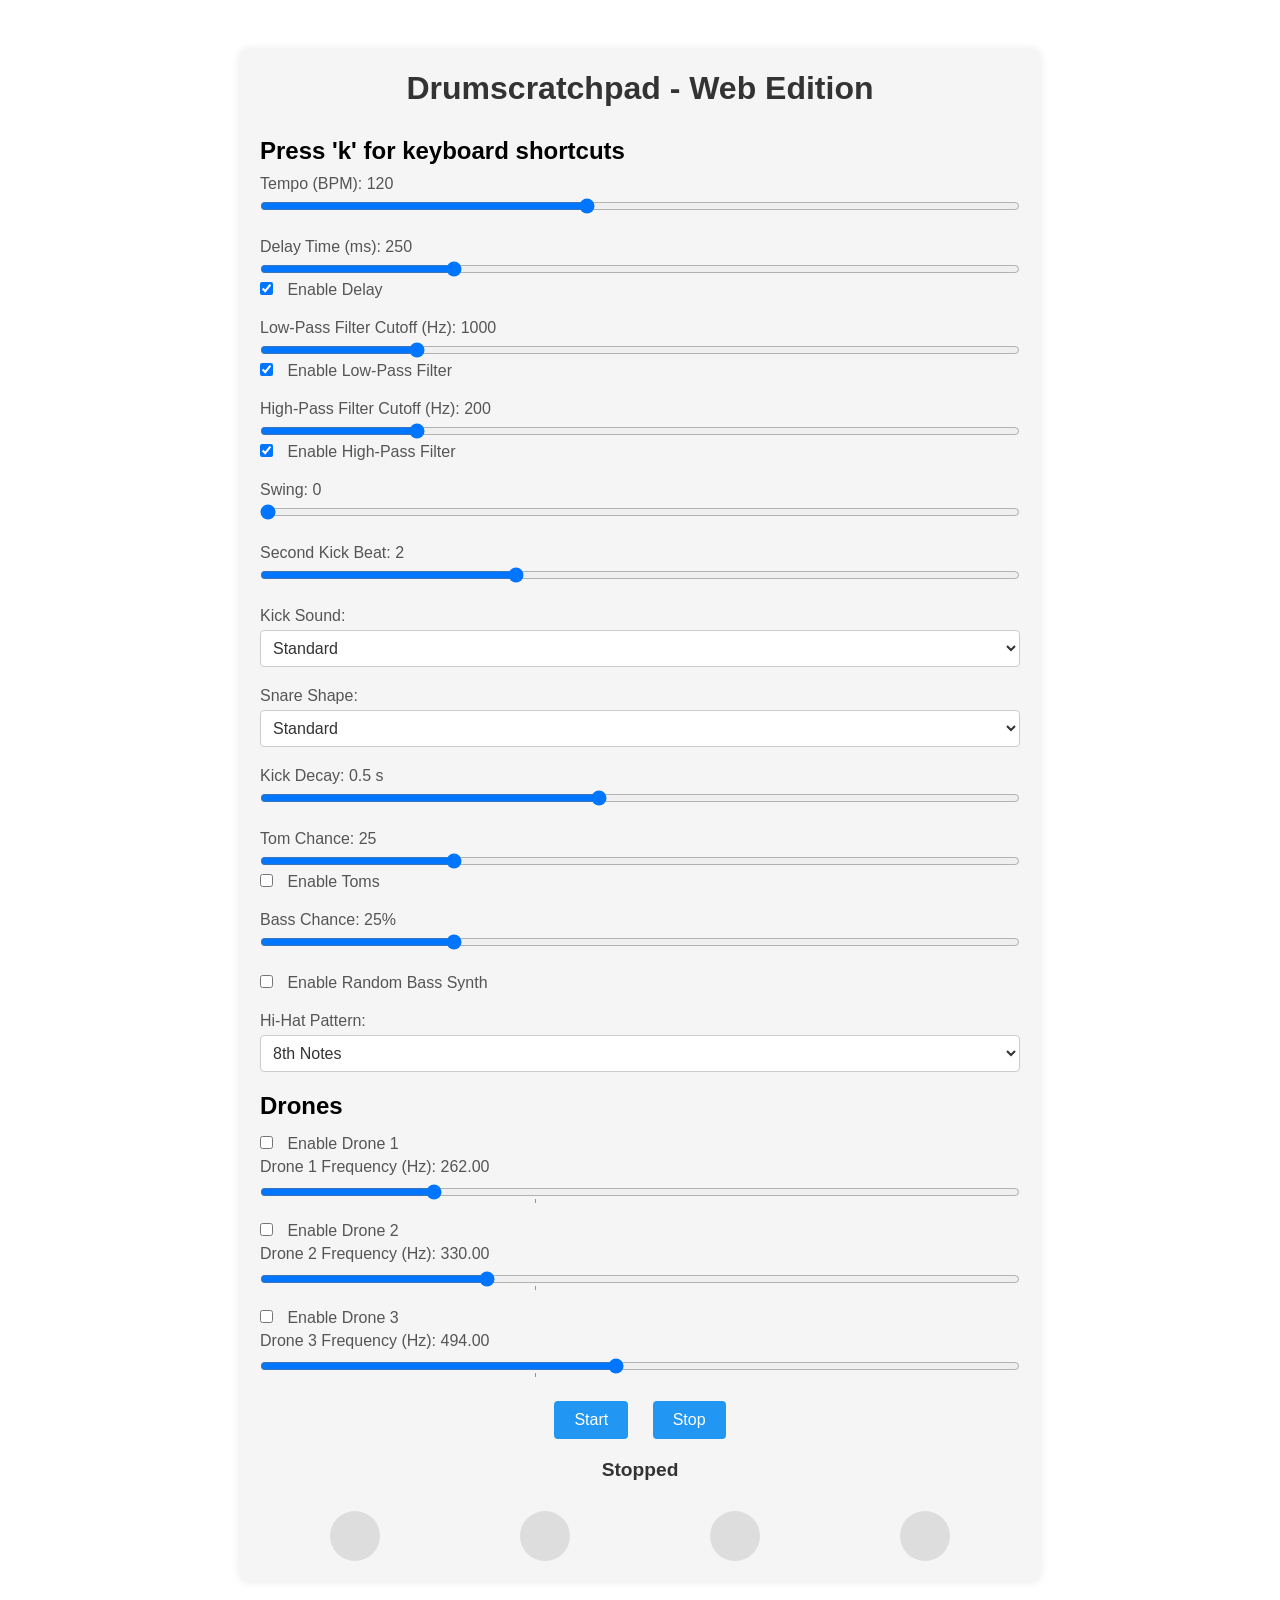
<file: index.html>
<!DOCTYPE html>
<html lang="en">
<head>
    <meta charset="UTF-8">
    <meta http-equiv="X-UA-Compatible" content="IE=edge">
    <meta name="viewport" content="width=device-width, initial-scale=1.0">
    <title>Drumscratchpad - Web Edition</title>
    <!-- Link to External CSS -->
    <link rel="stylesheet" href="styles.css">
</head>
<body>
    <div class="container">
        <h1>Drumscratchpad - Web Edition</h1>
        <h2>Press 'k' for keyboard shortcuts</h2>

        <!-- Controls Section -->
        <div class="controls">

              <!-- Keyboard Shortcuts Legend -->
        <div class="keyboard-shortcuts" id="keyboard-shortcuts">
            <h2>Keyboard Shortcuts (Press 'K' to Hide/Show)</h2>
            <ul>
                <li><strong>S</strong>: Start Playback</li>
                <li><strong>P</strong>: Stop Playback</li>
                <li><strong>D</strong>: Toggle Delay</li>
                <li><strong>L</strong>: Toggle Low-Pass Filter</li>
                <li><strong>H</strong>: Toggle High-Pass Filter</li>
                <li><strong>T</strong>: Toggle Toms</li>
                <li><strong>B</strong>: Toggle Bass Synth</li>
                <li><strong>1</strong>: Toggle Drone 1</li>
                <li><strong>2</strong>: Toggle Drone 2</li>
                <li><strong>3</strong>: Toggle Drone 3</li>
                <li><strong>M</strong>: Mute/Unmute Master Output</li>
                <li><strong>K</strong>: Show/Hide Keyboard Shortcuts</li>
            </ul>
        </div>

    </div>

 

            <!-- Tempo Control -->
            <div class="control-group">
                <label for="tempo">Tempo (BPM): <span id="tempo-value">120</span></label>
                <input type="range" id="tempo" min="60" max="200" value="120">
            </div>

            <!-- Delay Time Control -->
            <div class="control-group">
                <label for="delay-time">Delay Time (ms): <span id="delay-time-value">250</span></label>
                <input type="range" id="delay-time" min="0" max="1000" value="250">
                <label>
                    <input type="checkbox" id="delay-toggle" checked>
                    Enable Delay
                </label>
            </div>

            <!-- Low-Pass Filter Control -->
            <div class="control-group">
                <label for="filter-cutoff">Low-Pass Filter Cutoff (Hz): <span id="filter-cutoff-value">1000</span></label>
                <input type="range" id="filter-cutoff" min="0" max="5000" value="1000">
                <label>
                    <input type="checkbox" id="lowpass-toggle" checked>
                    Enable Low-Pass Filter
                </label>
            </div>

            <!-- High-Pass Filter Control -->
            <div class="control-group">
                <label for="highpass-cutoff">High-Pass Filter Cutoff (Hz): <span id="highpass-cutoff-value">200</span></label>
                <input type="range" id="highpass-cutoff" min="0" max="1000" value="200">
                <label>
                    <input type="checkbox" id="highpass-toggle" checked>
                    Enable High-Pass Filter
                </label>
            </div>

            <!-- Swing Control -->
            <div class="control-group">
                <label for="swing">Swing: <span id="swing-value">0</span></label>
                <input type="range" id="swing" min="0" max="100" value="0">
            </div>

            <!-- Second Kick Beat Slider -->
            <div class="control-group">
                <label for="second-kick-beat">Second Kick Beat: <span id="second-kick-beat-value">2</span></label>
                <input type="range" id="second-kick-beat" min="1" max="4" value="2">
            </div>

            <!-- Kick Sound Selection -->
            <div class="control-group">
                <label for="kick-sound">Kick Sound:</label>
                <select id="kick-sound">
                    <option value="standard">Standard</option>
                    <option value="deep">Deep 808</option>
                    <option value="909">Short Punch</option>
                    <option value="true808">Reverse</option>
                    <!-- Removed 'filtered' option to align with script.js -->
                </select>
            </div>

            <!-- Snare Shape Control -->
            <div class="control-group">
                <label for="snare-shape">Snare Shape:</label>
                <select id="snare-shape">
                    <option value="standard">Standard</option>
                    <option value="clap">Clap</option>
                    <option value="acoustic-snap">Acoustic Snap</option>
                    <option value="electronic-tight">Electronic Tight</option>
                    <option value="clap-layered">Clap Layered</option>
                    <option value="reverb-tail">Reverb Tail</option>
                </select>
            </div>

            <!-- Kick Decay Control -->
            <div class="control-group">
                <label for="kick-decay">Kick Decay: <span id="kick-decay-value">0.5</span> s</label>
                <input type="range" id="kick-decay" min="0.1" max="1.0" step="0.1" value="0.5">
            </div>

            <!-- Toms Control -->
            <div class="control-group">
                <label for="tom-chance">Tom Chance: <span id="tom-chance-value">25%</span></label>
                <input type="range" id="tom-chance" min="0" max="100" value="25">
                <label>
                    <input type="checkbox" id="toms-toggle">
                    Enable Toms
                </label>
            </div>

            <!-- Bass Chance Slider Control -->
            <div class="control-group">
                <label for="bass-chance">Bass Chance: <span id="bass-chance-value">25</span>%</label>
                <input type="range" id="bass-chance" min="0" max="100" value="25">
            </div>

            <!-- Random Bass Synth Toggle -->
            <div class="control-group">
                <label>
                    <input type="checkbox" id="bass-toggle">
                    Enable Random Bass Synth
                </label>
            </div>

            <!-- Hi-Hat Pattern Control -->
            <div class="control-group">
                <label for="hihat-pattern">Hi-Hat Pattern:</label>
                <select id="hihat-pattern">
                    <option value="8th">8th Notes</option>
                    <option value="4th">4th Notes (Offbeat)</option>
                </select>
            </div>

            <!-- Drones Controls -->
            <div class="control-group">
                <h2>Drones</h2>

                <!-- Drone 1 Controls -->
                <div class="drone-control">
                    <label>
                        <input type="checkbox" id="drone1-toggle">
                        Enable Drone 1
                    </label>
                    <label for="drone1-frequency">Drone 1 Frequency (Hz): <span id="drone1-frequency-value">261.63</span></label>
                    <input type="range" id="drone1-frequency" min="50" max="1000" value="261.63" list="note-frequencies">
                </div>

                <!-- Drone 2 Controls -->
                <div class="drone-control">
                    <label>
                        <input type="checkbox" id="drone2-toggle">
                        Enable Drone 2
                    </label>
                    <label for="drone2-frequency">Drone 2 Frequency (Hz): <span id="drone2-frequency-value">329.63</span></label>
                    <input type="range" id="drone2-frequency" min="50" max="1000" value="329.63" list="note-frequencies">
                </div>

                <!-- Drone 3 Controls -->
                <div class="drone-control">
                    <label>
                        <input type="checkbox" id="drone3-toggle">
                        Enable Drone 3
                    </label>
                    <label for="drone3-frequency">Drone 3 Frequency (Hz): <span id="drone3-frequency-value">493.88</span></label>
                    <input type="range" id="drone3-frequency" min="50" max="1000" value="493.88" list="note-frequencies">
                </div>

                <!-- Note Markers -->
                <datalist id="note-frequencies">
                    <option value="261.63" label="C4"></option>
                    <option value="329.63" label="E4"></option>
                    <option value="392.00" label="G4"></option>
                    <option value="493.88" label="B4"></option>
                    <!-- Add more notes as needed -->
                </datalist>
            </div>

            <!-- Playback Controls Section -->
            <div class="playback-controls">
                <button id="start">Start</button>
                <button id="stop">Stop</button>
            </div>

            <!-- Status Display -->
            <div class="status" id="status">Stopped</div>

            <!-- Beat Indicators Section -->
            <div class="beat-indicator">
                <div class="beat" id="beat1"></div>
                <div class="beat" id="beat2"></div>
                <div class="beat" id="beat3"></div>
                <div class="beat" id="beat4"></div>
            </div>
        </div>

        <!-- Script Inclusion -->
        <script src="script.js"></script>
    </body>
</html>
</file>
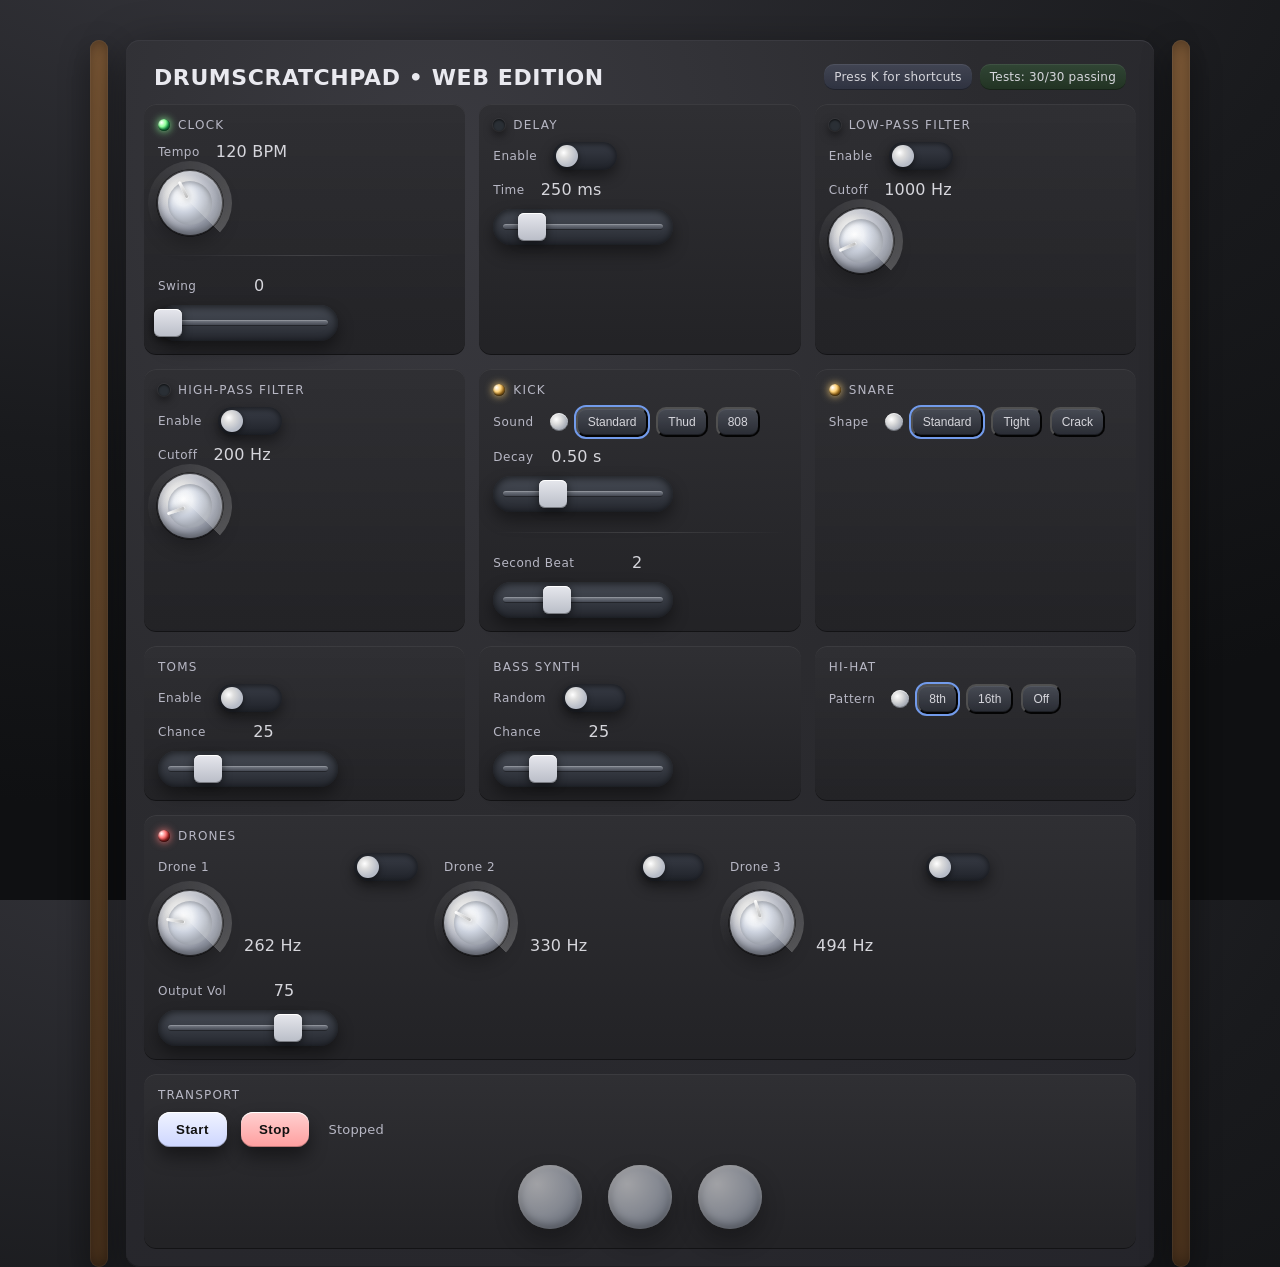
<file: index-3.html>
<!DOCTYPE html>
<html lang="en">
<head>
  <meta charset="utf-8" />
  <meta name="viewport" content="width=device-width, initial-scale=1" />
  <title>Drumscratchpad – Skeuomorphic Overhaul</title>
  <style>
    :root{
      /* Palette */
      --panel:#2b2b2f;           /* brushed metal base */
      --panel-edge:#1e1e22;      /* darker edge for recess */
      --panel-highlight:#3a3a40; /* inner bevel */
      --accent:#d2b48c;          /* anodised brass */
      --accent-2:#7aa7ff;        /* cool highlight */
      --text:#e9e9ef;            /* primary label */
      --muted:#b7b7c4;           /* secondary label */
      --shadow:rgba(0,0,0,.45);
      --shadow-soft:rgba(0,0,0,.25);
      --led-off:#2a2f35;
      --led-green:#8fff9b;
      --led-red:#ff7a7a;
      --led-amber:#ffd37a;
      --knob-face:#f0f0f6;
      --knob-edge:#b9bcc6;
      --wood-1:#6a4b2d;
      --wood-2:#8a623c;
      --wood-3:#533820;
    }

    html,body{height:100%;}
    body{
      margin:0; font-family: system-ui,-apple-system, Segoe UI, Roboto, Ubuntu, Cantarell, "Helvetica Neue", Arial, "Noto Sans", "Liberation Sans", sans-serif;
      color:var(--text);
      background:
        radial-gradient(1800px 900px at 20% -10%, #35353b 0%, #191a1d 60%, #0f1012 100%),
        linear-gradient(90deg, #101114, #0c0d10);
      letter-spacing:.2px;
    }

    /* Wooden cheeks for a classic rack look */
    .frame{
      max-width: 1100px; margin:40px auto; padding:0 18px; display:grid; gap:18px;
      grid-template-columns: 18px 1fr 18px;
      align-items: stretch;
    }
    .cheek{ background: linear-gradient(180deg,var(--wood-2),var(--wood-1) 60%,var(--wood-3)); border-radius:12px; box-shadow: inset 0 0 0 1px rgba(255,255,255,.05), inset 0 0 18px rgba(0,0,0,.5), 0 10px 30px var(--shadow);}    

    .rack{
      border-radius:14px; padding:18px; background: radial-gradient(120% 120% at 30% 10%, #3a3a40, #2b2b2f 45%, #24242a 100%);
      box-shadow: inset 0 1px 0 var(--panel-highlight), inset 0 -1px 0 var(--panel-edge), 0 14px 50px var(--shadow);
    }

    .brandbar{ display:flex; align-items:center; justify-content:space-between; padding:6px 10px 14px; }
    .logo{ font-weight:800; letter-spacing:.6px; font-size:22px; text-transform:uppercase; }
    .badge{ font-size:12px; opacity:.9; padding:6px 10px; border-radius:10px; background: linear-gradient(180deg,#444857,#2f3342); box-shadow: inset 0 1px 0 rgba(255,255,255,.08), inset 0 -1px 0 rgba(0,0,0,.35); }

    .grid{ display:grid; gap:14px; grid-template-columns: repeat(12,1fr); }
    .panel{ grid-column: span 6; background: linear-gradient(180deg, rgba(255,255,255,.02), rgba(0,0,0,.2)), var(--panel); border-radius:12px; padding:14px; position:relative; box-shadow: inset 0 1px 0 rgba(255,255,255,.06), inset 0 -1px 0 rgba(0,0,0,.45); }
    .panel.small{ grid-column: span 4; }
    .panel.wide{ grid-column: span 12; }
    .panel-title{ font-size:12px; letter-spacing:1.2px; text-transform:uppercase; color:var(--muted); margin-bottom:10px; display:flex; align-items:center; gap:8px; }
    .divider{ height:1px; background: linear-gradient(90deg, transparent, rgba(255,255,255,.12), transparent); margin:10px 0; }

    /* LED */
    .led{ width:12px; height:12px; border-radius:50%; background: var(--led-off); box-shadow: inset 0 1px 2px rgba(0,0,0,.7), 0 0 0 1px rgba(255,255,255,.05), 0 4px 10px rgba(0,0,0,.6); position:relative; }
    .led.on.green{ background: radial-gradient(circle at 30% 30%, #fff, var(--led-green) 35%, #178944 60%, #04411f 100%); box-shadow: 0 0 8px var(--led-green), inset 0 -1px 2px rgba(0,0,0,.6); }
    .led.on.red{ background: radial-gradient(circle at 30% 30%, #fff, var(--led-red) 35%, #902323 60%, #430000 100%); box-shadow: 0 0 8px var(--led-red), inset 0 -1px 2px rgba(0,0,0,.6); }
    .led.on.amber{ background: radial-gradient(circle at 30% 30%, #fff, var(--led-amber) 35%, #9a6b1e 60%, #4a330a 100%); box-shadow: 0 0 8px var(--led-amber), inset 0 -1px 2px rgba(0,0,0,.6); }

    /* Controls */
    .control{ display:grid; gap:10px; align-items:center; }
    .row{ display:flex; gap:16px; align-items:center; flex-wrap:wrap; }
    .label{ font-size:12px; color:var(--muted); letter-spacing:.5px; }
    .val{ font-variant-numeric: tabular-nums; min-width:52px; text-align:right; opacity:.9; }

    .knob{ width:64px; height:64px; position:relative; border-radius:50%; background:
      radial-gradient(60% 60% at 35% 35%, #fff, #ddd 35%, #bcbfc9 60%, #8c919e 100%),
      radial-gradient(100% 100% at 50% 50%, var(--knob-face), var(--knob-edge));
      box-shadow: inset 0 2px 3px rgba(255,255,255,.25), inset 0 -3px 6px rgba(0,0,0,.35), 0 8px 18px var(--shadow-soft);
    }
    .knob:before{ content:""; position:absolute; inset:10px; border-radius:50%; background: radial-gradient(60% 60% at 35% 35%, #fefefe, #eceff4 35%, #cdd3df 60%, #a5aab4 100%); box-shadow: inset 0 2px 4px rgba(0,0,0,.25); }
    .pointer{ position:absolute; left:50%; top:8px; width:3px; height:18px; background: linear-gradient(180deg,#fff,#bbb); border-radius:2px; transform-origin:50% 24px; transform: translateX(-50%) rotate(0deg); box-shadow: 0 1px 0 rgba(255,255,255,.6), 0 3px 6px rgba(0,0,0,.35); }
    .tickring{ position:absolute; inset:-10px; border-radius:50%; pointer-events:none; background:
      radial-gradient(closest-side, transparent 78%, rgba(0,0,0,.35) 79% 80%, transparent 81%),
      conic-gradient(from -135deg, rgba(255,255,255,.0) 0deg, rgba(255,255,255,.22) 270deg, rgba(255,255,255,.0) 270deg);
    }

    .toggle{ width:64px; height:28px; border-radius:18px; background: linear-gradient(180deg,#3a3e48,#1f2229); position:relative; box-shadow: inset 0 2px 6px rgba(0,0,0,.6), 0 6px 14px rgba(0,0,0,.45); cursor:pointer; }
    .toggle .nub{ position:absolute; top:3px; left:3px; width:22px; height:22px; border-radius:50%; background: radial-gradient(60% 60% at 35% 35%, #fff,#ddd 40%, #b7bcc7 100%); box-shadow: 0 2px 6px rgba(0,0,0,.5); transition:left .18s ease; }
    .toggle.on{ background: linear-gradient(180deg,#5a9d66,#1f4728); box-shadow: inset 0 2px 10px rgba(0,0,0,.65), 0 6px 14px rgba(0,0,0,.45); }
    .toggle.on .nub{ left:39px; }

    .fader{ position:relative; width:180px; height:36px; border-radius:20px; background: linear-gradient(180deg,#4a4f59,#24272e); box-shadow: inset 0 2px 8px rgba(0,0,0,.7), 0 8px 16px rgba(0,0,0,.4); }
    .fader .track{ position:absolute; left:10px; right:10px; top:50%; height:6px; transform:translateY(-50%); border-radius:6px; background: linear-gradient(180deg,#7a7f89,#3a3e48); box-shadow: inset 0 1px 0 rgba(255,255,255,.18), inset 0 -1px 0 rgba(0,0,0,.45); }
    .fader .thumb{ position:absolute; top:50%; width:28px; height:28px; transform:translate(-50%,-50%); border-radius:6px; background: linear-gradient(180deg,#e6e7ed,#b9bdc7); box-shadow: 0 2px 10px rgba(0,0,0,.6), inset 0 1px 0 #fff, inset 0 -1px 0 rgba(0,0,0,.35); }

    .selector{ display:inline-flex; gap:8px; align-items:center; flex-wrap:wrap; }
    .selector .cap{ width:18px; height:18px; border-radius:50%; background: radial-gradient(60% 60% at 35% 35%, #fff,#ddd 45%, #a9aeb8 100%); box-shadow: inset 0 1px 0 rgba(255,255,255,.6), inset 0 -1px 0 rgba(0,0,0,.35); }
    .chip{ padding:6px 10px; border-radius:10px; background: linear-gradient(180deg,#4a4e58,#2a2d35); box-shadow: inset 0 1px 0 rgba(255,255,255,.08), inset 0 -1px 0 rgba(0,0,0,.35); font-size:12px; color:var(--text); opacity:.9; }

    .transport{ display:flex; gap:14px; align-items:center; }
    .btn{ padding:10px 18px; border-radius:12px; font-weight:700; letter-spacing:.5px; cursor:pointer; border:none; color:#111; background: linear-gradient(180deg,#f0f3ff,#cdd6ff); box-shadow: 0 10px 18px rgba(0,0,0,.45), inset 0 1px 0 #fff, inset 0 -1px 0 rgba(0,0,0,.25); }
    .btn.stop{ background: linear-gradient(180deg,#ffd0d0,#ff9f9f); }
    .status{ font-size:13px; color:var(--muted); padding-left:6px; }

    .pads{ display:flex; gap:26px; justify-content:center; padding:18px 0 6px; }
    .pad{ width:64px; height:64px; border-radius:50%; background: radial-gradient(80% 80% at 30% 30%, #f2f3f7, #c6ccd8 60%, #9aa3b4); box-shadow: inset 0 2px 4px rgba(255,255,255,.65), inset 0 -3px 8px rgba(0,0,0,.35), 0 12px 22px rgba(0,0,0,.45); opacity:.6; transition:opacity .12s ease; }
    .pad.on{ opacity:1 }

    .sr-only{ position:absolute !important; width:1px; height:1px; padding:0; margin:-1px; overflow:hidden; clip:rect(0,0,0,0); white-space:nowrap; border:0; }

    @media (max-width: 980px){ .panel{ grid-column: span 12; } .frame{ margin:22px auto; } }
  </style>
</head>
<body>
  <div class="frame">
    <div class="cheek"></div>
    <section class="rack" role="region" aria-label="Drumscratchpad skeuomorphic shell">
      <div class="brandbar">
        <div class="logo">Drumscratchpad • Web Edition</div>
        <div style="display:flex; gap:8px; align-items:center;">
          <div class="badge">Press K for shortcuts</div>
          <div class="badge" id="test-badge" aria-live="polite">Running tests…</div>
        </div>
      </div>

      <div class="grid">
        <!-- CLOCK + SWING -->
        <div class="panel small" id="clock">
          <div class="panel-title"><span class="led on green" id="led-power"></span> Clock</div>
          <div class="control">
            <div class="row"><div class="label">Tempo</div><div class="val" id="val-bpm">120 BPM</div></div>
            <div class="row" data-bind="bpm">
              <div class="knob" aria-hidden="true"><div class="tickring"></div><div class="pointer"></div></div>
              <input class="sr-only" type="range" min="40" max="240" value="120" id="bpm" aria-label="Tempo in BPM" />
            </div>
            <div class="divider"></div>
            <div class="row"><div class="label">Swing</div><div class="val" id="val-swing">0%</div></div>
            <div class="fader" data-bind="swing"><div class="track"></div><div class="thumb"></div></div>
            <input class="sr-only" type="range" min="0" max="100" value="0" id="swing" aria-label="Swing amount" />
          </div>
        </div>

        <!-- DELAY -->
        <div class="panel small">
          <div class="panel-title"><span class="led" id="led-delay"></span> Delay</div>
          <div class="control">
            <div class="row"><div class="label">Enable</div>
              <div class="toggle" id="tgl-delay" role="switch" aria-checked="false"><div class="nub"></div></div>
            </div>
            <div class="row"><div class="label">Time</div><div class="val" id="val-delay">250 ms</div></div>
            <div class="fader" data-bind="delay"><div class="track"></div><div class="thumb"></div></div>
            <input class="sr-only" type="range" min="40" max="1200" value="250" id="delay" aria-label="Delay time ms" />
          </div>
        </div>

        <!-- FILTERS -->
        <div class="panel small">
          <div class="panel-title"><span class="led" id="led-lpf"></span> Low‑Pass Filter</div>
          <div class="control">
            <div class="row"><div class="label">Enable</div>
              <div class="toggle" id="tgl-lpf" role="switch" aria-checked="false"><div class="nub"></div></div>
            </div>
            <div class="row"><div class="label">Cutoff</div><div class="val" id="val-lpf">1000 Hz</div></div>
            <div class="row" data-bind="lpf"><div class="knob"><div class="tickring"></div><div class="pointer"></div></div></div>
            <input class="sr-only" type="range" min="80" max="12000" value="1000" id="lpf" aria-label="LPF cutoff Hz" />
          </div>
        </div>

        <div class="panel small">
          <div class="panel-title"><span class="led" id="led-hpf"></span> High‑Pass Filter</div>
          <div class="control">
            <div class="row"><div class="label">Enable</div>
              <div class="toggle" id="tgl-hpf" role="switch" aria-checked="false"><div class="nub"></div></div>
            </div>
            <div class="row"><div class="label">Cutoff</div><div class="val" id="val-hpf">200 Hz</div></div>
            <div class="row" data-bind="hpf"><div class="knob"><div class="tickring"></div><div class="pointer"></div></div></div>
            <input class="sr-only" type="range" min="10" max="2000" value="200" id="hpf" aria-label="HPF cutoff Hz" />
          </div>
        </div>

        <!-- KICK + SNARE -->
        <div class="panel small">
          <div class="panel-title"><span class="led on amber"></span> Kick</div>
          <div class="control">
            <div class="row"><div class="label">Sound</div>
              <div class="selector" id="kick-sel">
                <span class="cap"></span>
                <button class="chip" data-val="standard" type="button">Standard</button>
                <button class="chip" data-val="thud" type="button">Thud</button>
                <button class="chip" data-val="808" type="button">808</button>
              </div>
            </div>
            <div class="row"><div class="label">Decay</div><div class="val" id="val-kdecay">0.50 s</div></div>
            <div class="fader" data-bind="kdecay"><div class="track"></div><div class="thumb"></div></div>
            <input class="sr-only" type="range" min="0.05" max="1.5" step="0.01" value="0.5" id="kdecay" aria-label="Kick decay seconds" />
            <div class="divider"></div>
            <div class="row"><div class="label">Second Beat</div><div class="val" id="val-second">2</div></div>
            <div class="fader" data-bind="second"><div class="track"></div><div class="thumb"></div></div>
            <input class="sr-only" type="range" min="1" max="4" value="2" id="second" aria-label="Second kick beat" />
          </div>
        </div>

        <div class="panel small">
          <div class="panel-title"><span class="led on amber"></span> Snare</div>
          <div class="control">
            <div class="row"><div class="label">Shape</div>
              <div class="selector" id="snare-sel">
                <span class="cap"></span>
                <button class="chip" data-val="standard" type="button">Standard</button>
                <button class="chip" data-val="tight" type="button">Tight</button>
                <button class="chip" data-val="crack" type="button">Crack</button>
              </div>
            </div>
          </div>
        </div>

        <!-- TOMS + BASS RANDOMISER -->
        <div class="panel small">
          <div class="panel-title">Toms</div>
          <div class="control">
            <div class="row"><div class="label">Enable</div><div class="toggle" id="tgl-toms" role="switch" aria-checked="false"><div class="nub"></div></div></div>
            <div class="row"><div class="label">Chance</div><div class="val" id="val-tom">25%</div></div>
            <div class="fader" data-bind="tom"><div class="track"></div><div class="thumb"></div></div>
            <input class="sr-only" type="range" min="0" max="100" value="25" id="tom" aria-label="Tom chance percent" />
          </div>
        </div>

        <div class="panel small">
          <div class="panel-title">Bass Synth</div>
          <div class="control">
            <div class="row"><div class="label">Random</div><div class="toggle" id="tgl-bass" role="switch" aria-checked="false"><div class="nub"></div></div></div>
            <div class="row"><div class="label">Chance</div><div class="val" id="val-bass">25%</div></div>
            <div class="fader" data-bind="bass"><div class="track"></div><div class="thumb"></div></div>
            <input class="sr-only" type="range" min="0" max="100" value="25" id="bass" aria-label="Bass chance percent" />
          </div>
        </div>

        <!-- HIHAT -->
        <div class="panel small">
          <div class="panel-title">Hi‑Hat</div>
          <div class="control">
            <div class="row"><div class="label">Pattern</div>
              <div class="selector" id="hh-sel">
                <span class="cap"></span>
                <button class="chip" data-val="8n" type="button">8th</button>
                <button class="chip" data-val="16n" type="button">16th</button>
                <button class="chip" data-val="off" type="button">Off</button>
              </div>
            </div>
          </div>
        </div>

        <!-- DRONES -->
        <div class="panel wide">
          <div class="panel-title"><span class="led on red" id="led-drones"></span> Drones</div>
          <div class="row" style="flex-wrap:wrap; gap:26px;">
            <!-- Drone template repeated -->
            <div class="control">
              <div class="row" style="justify-content:space-between; width:260px;">
                <div class="label">Drone 1</div>
                <div class="toggle" id="tgl-d1" role="switch" aria-checked="false"><div class="nub"></div></div>
              </div>
              <div class="row" style="align-items:flex-end; gap:22px;">
                <div class="knob" data-bind="d1"><div class="tickring"></div><div class="pointer"></div></div>
                <div class="val" id="val-d1">262 Hz</div>
              </div>
              <input class="sr-only" type="range" min="65" max="1046" value="262" id="d1" aria-label="Drone 1 frequency Hz" />
            </div>
            <div class="control">
              <div class="row" style="justify-content:space-between; width:260px;">
                <div class="label">Drone 2</div>
                <div class="toggle" id="tgl-d2" role="switch" aria-checked="false"><div class="nub"></div></div>
              </div>
              <div class="row" style="align-items:flex-end; gap:22px;">
                <div class="knob" data-bind="d2"><div class="tickring"></div><div class="pointer"></div></div>
                <div class="val" id="val-d2">330 Hz</div>
              </div>
              <input class="sr-only" type="range" min="65" max="1046" value="330" id="d2" aria-label="Drone 2 frequency Hz" />
            </div>
            <div class="control">
              <div class="row" style="justify-content:space-between; width:260px;">
                <div class="label">Drone 3</div>
                <div class="toggle" id="tgl-d3" role="switch" aria-checked="false"><div class="nub"></div></div>
              </div>
              <div class="row" style="align-items:flex-end; gap:22px;">
                <div class="knob" data-bind="d3"><div class="tickring"></div><div class="pointer"></div></div>
                <div class="val" id="val-d3">494 Hz</div>
              </div>
              <input class="sr-only" type="range" min="65" max="1046" value="494" id="d3" aria-label="Drone 3 frequency Hz" />
            </div>
            <div class="control" style="justify-content:flex-end;">
              <div class="row" style="align-items:center; gap:16px;">
                <div class="label">Output Vol</div>
                <div class="val" id="val-dronesOut">75%</div>
              </div>
              <div class="fader" data-bind="dronesOut"><div class="track"></div><div class="thumb"></div></div>
              <input class="sr-only" type="range" min="0" max="100" value="75" id="dronesOut" aria-label="Drones output volume percent" />
              </div>
          </div>
        </div>

        <!-- TRANSPORT -->
        <div class="panel wide">
          <div class="panel-title">Transport</div>
          <div class="transport">
            <button class="btn" id="btn-start" type="button">Start</button>
            <button class="btn stop" id="btn-stop" type="button">Stop</button>
            <div class="status" id="status">Stopped</div>
          </div>
          <div class="pads" aria-hidden="true">
            <div class="pad" id="pad-1"></div>
            <div class="pad" id="pad-2"></div>
            <div class="pad" id="pad-3"></div>
          </div>
        </div>
      </div>
    </section>
    <div class="cheek"></div>
  </div>

  <!-- Legacy bridge: invisible controls that match the original app IDs so script.js continues to work -->
  <div id="legacy-bridge" style="position:absolute; left:-99999px; top:-99999px; width:1px; height:1px; overflow:hidden;">
    <!-- Matching inputs/buttons from index-2.html so existing script.js can bind to them -->
    <input type="range" id="tempo" min="60" max="200" value="120" />
    <span id="tempo-value">120</span>

    <input type="range" id="delay-time" min="0" max="1000" value="250" />
    <input type="checkbox" id="delay-toggle" />

    <input type="range" id="filter-cutoff" min="0" max="5000" value="1000" />
    <input type="checkbox" id="lowpass-toggle" />

    <input type="range" id="highpass-cutoff" min="0" max="1000" value="200" />
    <input type="checkbox" id="highpass-toggle" />

    <input type="range" id="swing" min="0" max="100" value="0" />

    <input type="range" id="second-kick-beat" min="1" max="4" value="2" />

    <select id="kick-sound">
      <option value="standard">Standard</option>
      <option value="deep">Deep 808</option>
      <option value="909">Short Punch</option>
      <option value="true808">Reverse</option>
    </select>

    <select id="snare-shape">
      <option value="standard">Standard</option>
      <option value="clap">Clap</option>
      <option value="acoustic-snap">Acoustic Snap</option>
      <option value="electronic-tight">Electronic Tight</option>
      <option value="clap-layered">Clap Layered</option>
      <option value="reverb-tail">Reverb Tail</option>
    </select>

    <input type="range" id="kick-decay" min="0.1" max="1.0" step="0.1" value="0.5" />

    <input type="range" id="tom-chance" min="0" max="100" value="25" />
    <input type="checkbox" id="toms-toggle" />

    <input type="range" id="bass-chance" min="0" max="100" value="25" />
    <input type="checkbox" id="bass-toggle" />

    <select id="hihat-pattern">
      <option value="8th">8th Notes</option>
      <option value="16th">16th Notes</option>
      <option value="4th">4th Notes (Offbeat)</option>
    </select>

    <input type="checkbox" id="drone1-toggle" />
    <input type="range" id="drone1-frequency" min="50" max="1000" value="261.63" />

    <input type="checkbox" id="drone2-toggle" />
    <input type="range" id="drone2-frequency" min="50" max="1000" value="329.63" />

    <input type="checkbox" id="drone3-toggle" />
    <input type="range" id="drone3-frequency" min="50" max="1000" value="493.88" />

    <button id="start" type="button">Start</button>
    <button id="stop" type="button">Stop</button>
    <div id="status">Stopped</div>

    <input type="range" id="drones-volume" min="0" max="100" value="75" />

    <div id="beat1"></div>
    <div id="beat2"></div>
    <div id="beat3"></div>
    <div id="beat4"></div>
  </div>

  <script>
  /*
   * Skeuomorphic skin with robust guards and self-tests.
   * Emits ui-change events for your engine.
   */
  const mm = Math; const clamp = (v,min,max)=> mm.max(min, mm.min(max, v));

  // ---- Event spy for tests ----
  const __events = [];
  window.addEventListener('ui-change', e=>{ __events.push(e.detail); window.__lastUI = e.detail; });

  // ---- Helpers ----
  function q(selector){ return document.querySelector(selector); }
  function warnMissing(what, id){ console.warn(`[UI] Missing ${what} for`, id); }

  function formatUnit(v, unit){
    if(unit==='Hz') return `${Math.round(v)} Hz`;
    if(unit==='ms') return `${Math.round(v)} ms`;
    if(unit==='s')  return `${Number(v).toFixed(2)} s`;
    if(unit==='BPM' || unit==='bpm') return `${Math.round(v)} BPM`;
    return `${Math.round(v)}`;
  }

  function wireKnob(blockId, inputId, valueEl, unit, min=0, max=1){
    const block = q(`[data-bind="${blockId}"]`);
    if(!block){ warnMissing('container', blockId); return false; }
    const knob = block.classList.contains('knob') ? block : block.querySelector('.knob');
    if(!knob){ warnMissing('.knob', blockId); return false; }
    const pointer = knob.querySelector('.pointer');
    if(!pointer){ warnMissing('.pointer', blockId); return false; }
    const input = document.getElementById(inputId);
    if(!input){ warnMissing('input#'+inputId, blockId); return false; }
    const val = valueEl ? document.getElementById(valueEl) : null;
    const degFromVal = v=> -135 + (270 * ((v - min)/(max-min)));
    const setFromInput = ()=>{
      const v = parseFloat(input.value);
      pointer.style.transform = `translateX(-50%) rotate(${degFromVal(v)}deg)`;
      if(val) val.textContent = formatUnit(v, unit);
      dispatch(inputId, v);
    };
    setFromInput();
    let drag=false; let startY=0; let startV=0;
    const dragStart = e=>{ drag=true; startY = (e.touches? e.touches[0].clientY : e.clientY); startV = parseFloat(input.value); knob.style.filter='brightness(1.08)'; };
    const dragMove = e=>{ if(!drag) return; const y = (e.touches? e.touches[0].clientY : e.clientY); const delta = (startY - y); const span = max-min; const v = clamp(startV + (delta/180)*span, min, max); input.value = v; setFromInput(); };
    const dragEnd = ()=>{ drag=false; knob.style.filter=''; };
    knob.addEventListener('mousedown',dragStart); knob.addEventListener('touchstart',dragStart,{passive:true});
    window.addEventListener('mousemove',dragMove); window.addEventListener('touchmove',dragMove,{passive:false});
    window.addEventListener('mouseup',dragEnd); window.addEventListener('touchend',dragEnd);
    input.addEventListener('input', setFromInput);
    return true;
  }

  function wireFader(blockId, inputId, valueEl, unit, min=0, max=100){
    const wrap = q(`[data-bind="${blockId}"]`); if(!wrap){ warnMissing('fader', blockId); return false; }
    const thumb = wrap.querySelector('.thumb'); const track = wrap.querySelector('.track');
    const input = document.getElementById(inputId);
    if(!thumb || !track || !input){ warnMissing('fader parts', blockId); return false; }
    const val = valueEl ? document.getElementById(valueEl) : null;
    const pxFromVal = v=> 10 + ( (wrap.clientWidth-20) * ((v-min)/(max-min)) );
    const setFromInput = ()=>{ const v = parseFloat(input.value); thumb.style.left = pxFromVal(v)+'px'; if(val){ val.textContent = formatUnit(v, unit); } dispatch(inputId, v); };
    const updateSize = ()=> setFromInput();
    setFromInput();
    let drag=false; const getVal = e=>{ const rect = wrap.getBoundingClientRect(); const x = (e.touches? e.touches[0].clientX : e.clientX) - rect.left; const ratio = clamp((x-10)/(rect.width-20),0,1); return min + ratio*(max-min); };
    wrap.addEventListener('mousedown', e=>{ drag=true; input.value = getVal(e); setFromInput(); });
    wrap.addEventListener('touchstart', e=>{ drag=true; input.value = getVal(e); setFromInput(); }, {passive:true});
    window.addEventListener('mousemove', e=>{ if(!drag) return; input.value = getVal(e); setFromInput(); });
    window.addEventListener('touchmove', e=>{ if(!drag) return; input.value = getVal(e); setFromInput(); }, {passive:false});
    window.addEventListener('mouseup', ()=> drag=false); window.addEventListener('touchend', ()=> drag=false);
    input.addEventListener('input', setFromInput);
    window.addEventListener('resize', updateSize);
    return true;
  }

  function wireToggle(id, ledId){
    const t = document.getElementById(id); if(!t){ warnMissing('toggle#'+id, id); return false; }
    const led = ledId? document.getElementById(ledId) : null;
    const set = on=>{ t.classList.toggle('on', on); t.setAttribute('aria-checked', on? 'true':'false'); if(led) led.classList.toggle('on', on); dispatch(id, on); };
    set(false);
    t.addEventListener('click', ()=> set(!t.classList.contains('on')));
    return true;
  }

  function wireSelector(id){
    const root = document.getElementById(id); if(!root){ warnMissing('selector#'+id, id); return false; }
    const chips = [...root.querySelectorAll('.chip')];
    const set = val=>{ chips.forEach(c=> c.style.outline = c.dataset.val===val? '2px solid var(--accent-2)':'none'); dispatch(id, val); };
    chips.forEach(c=> c.addEventListener('click', ()=> set(c.dataset.val)));
    if(chips[0]) set(chips[0].dataset.val);
    return true;
  }

  function wirePads(){
    const pads=[1,2,3].map(i=> document.getElementById(`pad-${i}`)); let idx=0; let playing=false; let timer=null;
    document.getElementById('btn-start').addEventListener('click', ()=>{ playing=true; document.getElementById('status').textContent='Playing'; document.getElementById('led-power').classList.add('on','green'); loop(); dispatch('transport','start'); });
    document.getElementById('btn-stop').addEventListener('click', ()=>{ playing=false; document.getElementById('status').textContent='Stopped'; pads.forEach(p=> p.classList.remove('on')); clearTimeout(timer); dispatch('transport','stop'); });
    function loop(){ if(!playing) return; pads.forEach(p=> p.classList.remove('on')); pads[idx%3].classList.add('on'); idx++; const bpm = parseFloat(document.getElementById('bpm').value)||120; const interval = 60000/bpm; timer = setTimeout(loop, interval); }
  }

  function dispatch(name, value){
    const ev = new CustomEvent('ui-change', { detail: { name, value }}); window.dispatchEvent(ev);
  }

  // ---- Self-tests (runtime sanity checks) ----
  const tests = [];
  function assert(name, cond){ tests.push({name, pass: !!cond}); if(!cond) console.error('[TEST FAIL]', name); return cond; }
  function showTestSummary(){
    const badge = document.getElementById('test-badge');
    const passCount = tests.filter(t=>t.pass).length;
    const failCount = tests.length - passCount;
    if(badge){ badge.textContent = failCount? `Tests: ${passCount}/${tests.length} passing, ${failCount} failing` : `Tests: ${tests.length}/${tests.length} passing`; badge.style.background = failCount? 'linear-gradient(180deg,#5a2e2e,#3a1f1f)' : 'linear-gradient(180deg,#324936,#213422)'; }
    if(failCount){ console.table(tests); }
  }

  // Wire everything with assertions
  assert('wire knob bpm',  wireKnob('bpm','bpm','val-bpm','BPM',40,240));
  assert('wire fader swing', wireFader('swing','swing','val-swing','%',0,75));

  assert('toggle delay', wireToggle('tgl-delay','led-delay'));
  assert('fader delay', wireFader('delay','delay','val-delay','ms',40,1200));

  assert('toggle lpf', wireToggle('tgl-lpf','led-lpf'));
  assert('knob lpf',   wireKnob('lpf','lpf','val-lpf','Hz',80,12000));

  assert('toggle hpf', wireToggle('tgl-hpf','led-hpf'));
  assert('knob hpf',   wireKnob('hpf','hpf','val-hpf','Hz',10,2000));

  assert('selector kick', wireSelector('kick-sel'));
  assert('fader kdecay',  wireFader('kdecay','kdecay','val-kdecay','s',0.05,1.5));
  assert('fader second',  wireFader('second','second','val-second','',1,4));

  assert('selector snare', wireSelector('snare-sel'));

  assert('toggle toms', wireToggle('tgl-toms'));
  assert('fader tom',   wireFader('tom','tom','val-tom','%',0,100));

  assert('toggle bass', wireToggle('tgl-bass'));
  assert('fader bass',  wireFader('bass','bass','val-bass','%',0,100));

  assert('selector hihat', wireSelector('hh-sel'));

  // Drones output volume fader now controls the VU and emits volume
  assert('fader dronesOut', wireFader('dronesOut','dronesOut','val-dronesOut','%',0,100));

  assert('toggle d1', wireToggle('tgl-d1'));
  assert('knob d1',   wireKnob('d1','d1','val-d1','Hz',65,1046));
  assert('toggle d2', wireToggle('tgl-d2'));
  assert('knob d2',   wireKnob('d2','d2','val-d2','Hz',65,1046));
  assert('toggle d3', wireToggle('tgl-d3'));
  assert('knob d3',   wireKnob('d3','d3','val-d3','Hz',65,1046));

  wirePads();

  // Keyboard shortcut K to start
  document.addEventListener('keydown', e=>{ if(e.key.toLowerCase()==='k'){ document.getElementById('btn-start').click(); } });

  // ---- Additional behavioural tests ----
  // 1) BPM label formatting with unit
  (function(){
    const bpmInput = document.getElementById('bpm');
    const bpmVal = document.getElementById('val-bpm');
    const prev = bpmVal.textContent;
    bpmInput.value = 135; bpmInput.dispatchEvent(new Event('input', {bubbles:true}));
    assert('BPM label shows numeric + BPM', bpmVal.textContent.includes('135') && /BPM$/.test(bpmVal.textContent.trim()));
    assert('BPM pointer rotates on change', prev !== bpmVal.textContent);
  })();

  // 2) Toggle dispatch is immediate and LED mirrors state
  (function(){
    const t = document.getElementById('tgl-delay');
    const led = document.getElementById('led-delay');
    const before = window.__lastUI; t.click();
    const after = window.__lastUI;
    assert('Toggle dispatches immediately', after && after.name==='tgl-delay' && after.value===true);
    assert('LED toggles on', led.classList.contains('on'));
  })();

  // 3) Drone knob wired with data-bind directly on .knob
  (function(){
    const input = document.getElementById('d1');
    const knobEl = document.querySelector('.knob[data-bind="d1"]');
    const pointer = knobEl && knobEl.querySelector('.pointer');
    const prev = pointer && pointer.style.transform;
    input.value = 700; input.dispatchEvent(new Event('input', {bubbles:true}));
    assert('Drone d1 pointer exists', !!pointer);
    assert('Drone d1 pointer updates', prev !== pointer.style.transform);
  })();

  // Finish tests summary
  // Bridge map include drones output volume
  const mapSkeuoToLegacy = {
    'bpm':               { legacy: 'tempo',                type:'range' },
    'swing':             { legacy: 'swing',                type:'range' },
    'delay':             { legacy: 'delay-time',           type:'range' },
    'lpf':               { legacy: 'filter-cutoff',        type:'range' },
    'hpf':               { legacy: 'highpass-cutoff',      type:'range' },
    'kdecay':            { legacy: 'kick-decay',           type:'range' },
    'second':            { legacy: 'second-kick-beat',     type:'range' },
    'tom':               { legacy: 'tom-chance',           type:'range' },
    'bass':              { legacy: 'bass-chance',          type:'range' },
    'd1':                { legacy: 'drone1-frequency',     type:'range' },
    'd2':                { legacy: 'drone2-frequency',     type:'range' },
    'd3':                { legacy: 'drone3-frequency',     type:'range' },
    'dronesOut':         { legacy: 'drones-volume',        type:'range' },

    'tgl-delay':         { legacy: 'delay-toggle',         type:'toggle' },
    'tgl-lpf':           { legacy: 'lowpass-toggle',       type:'toggle' },
    'tgl-hpf':           { legacy: 'highpass-toggle',      type:'toggle' },
    'tgl-toms':          { legacy: 'toms-toggle',          type:'toggle' },
    'tgl-bass':          { legacy: 'bass-toggle',          type:'toggle' },
    'tgl-d1':            { legacy: 'drone1-toggle',        type:'toggle' },
    'tgl-d2':            { legacy: 'drone2-toggle',        type:'toggle' },
    'tgl-d3':            { legacy: 'drone3-toggle',        type:'toggle' },

    'kick-sel':          { legacy: 'kick-sound',           type:'select', map:{ 'standard':'standard', '808':'deep', 'thud':'909' } },
    'snare-sel':         { legacy: 'snare-shape',          type:'select', map:{ 'standard':'standard', 'tight':'electronic-tight', 'crack':'acoustic-snap' } },
    'hh-sel':            { legacy: 'hihat-pattern',        type:'select', map:{ '8n':'8th', '16n':'16th', 'off':null } }
  };

  function legacyEl(id){ return document.getElementById(id); }

  function legacyMirror(name, value){
    const m = mapSkeuoToLegacy[name]; if(!m) return;
    const el = legacyEl(m.legacy); if(!el) return;
    if(m.type==='range'){
      el.value = value; el.dispatchEvent(new Event('input', { bubbles:true }));
    } else if(m.type==='toggle'){
      el.checked = !!value; el.dispatchEvent(new Event('change', { bubbles:true }));
    } else if(m.type==='select'){
      const v = (m.map && m.map[value]!==undefined) ? m.map[value] : value;
      if(v!==null && v!==undefined){ el.value = v; el.dispatchEvent(new Event('change', { bubbles:true })); }
    }
  }

  function syncFromLegacy(){
    for(const [skeuo, m] of Object.entries(mapSkeuoToLegacy)){
      const el = legacyEl(m.legacy); if(!el) continue;
      if(m.type==='range'){
        const v = parseFloat(el.value); const input = document.getElementById(skeuo); if(input){ input.value = v; input.dispatchEvent(new Event('input', {bubbles:true})); }
      } else if(m.type==='toggle'){
        const on = !!el.checked; const t = document.getElementById(skeuo); if(t){ const currently = t.getAttribute('aria-checked')==='true'; if(currently!==on){ t.click(); } }
      } else if(m.type==='select'){
        const lv = el.value; const invMap = m.map ? Object.fromEntries(Object.entries(m.map).map(([k,v])=>[v,k])) : null;
        const sv = invMap && invMap[lv] ? invMap[lv] : lv;
        if(skeuo==='kick-sel' || skeuo==='snare-sel' || skeuo==='hh-sel'){
          const root = document.getElementById(skeuo); if(!root) continue; const chip = root.querySelector(`.chip[data-val="${sv}"]`); if(chip) chip.click();
        }
      }
    }
  }

  window.requestAnimationFrame(()=>{ syncFromLegacy(); });

  // Finish tests summary
  showTestSummary();
  </script>
</body>
</html>
</file>
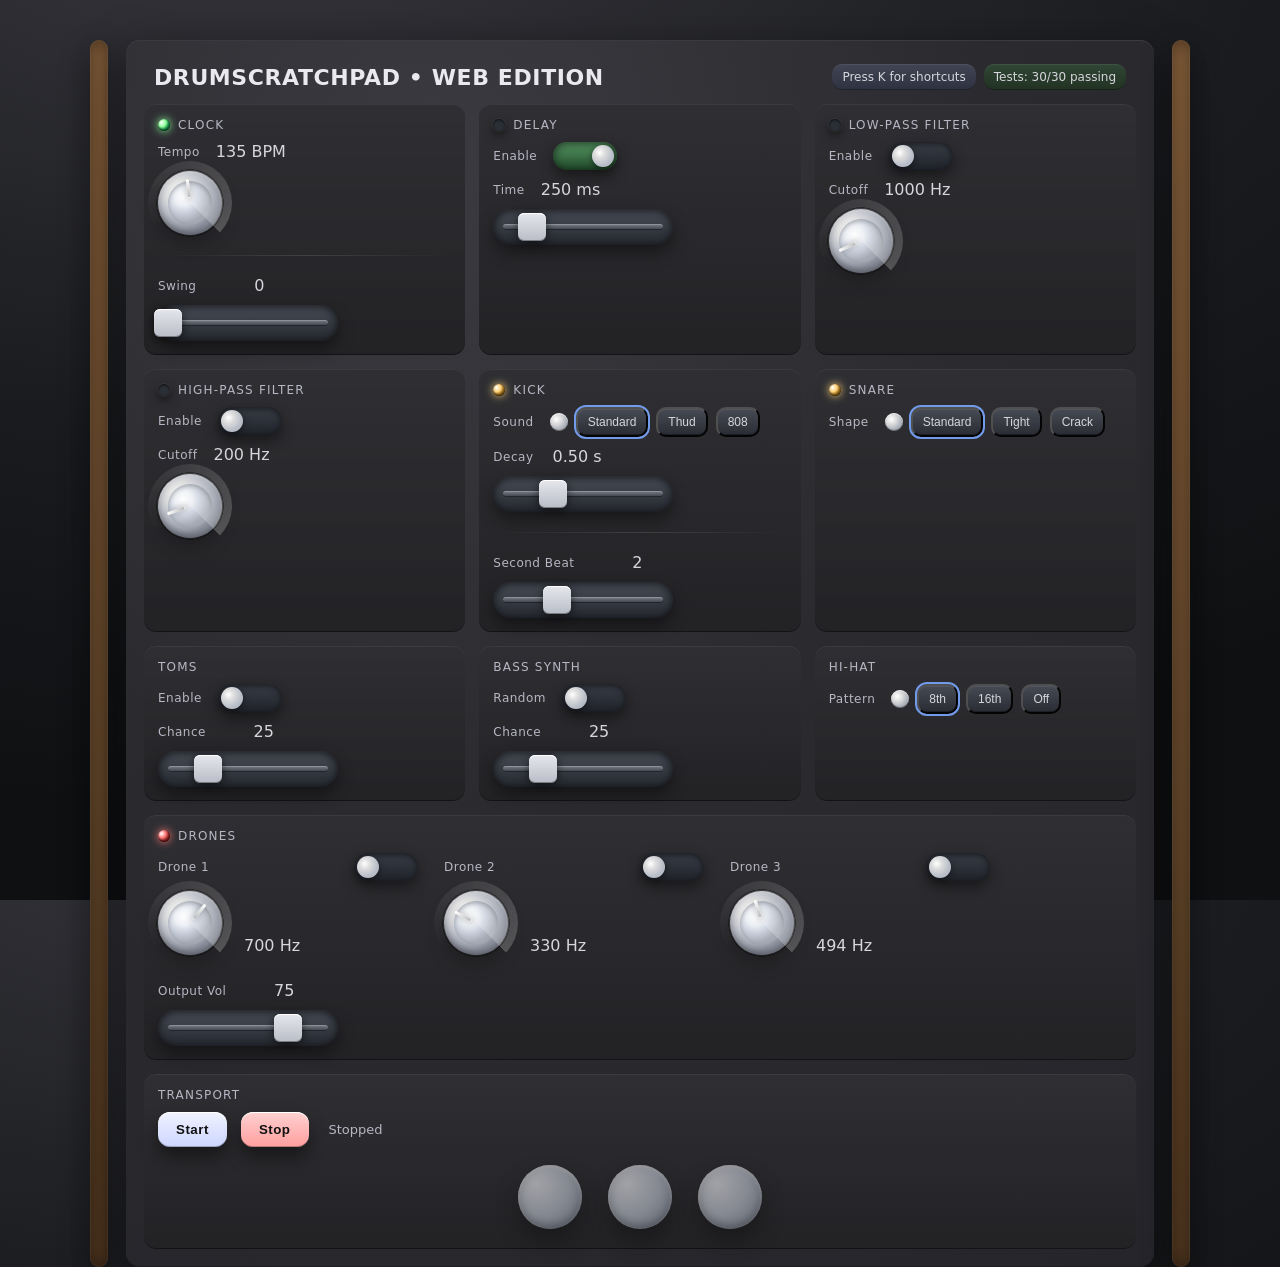
<file: index-skeuomorphic.html>
<!DOCTYPE html>
<html lang="en">
<head>
  <meta charset="utf-8" />
  <meta name="viewport" content="width=device-width, initial-scale=1" />
  <title>Drumscratchpad – Skeuomorphic Overhaul</title>
  <style>
    :root{
      --panel:#2b2b2f;
      --panel-edge:#1e1e22;
      --panel-highlight:#3a3a40;
      --accent:#d2b48c;
      --accent-2:#7aa7ff;
      --text:#e9e9ef;
      --muted:#b7b7c4;
      --shadow:rgba(0,0,0,.45);
      --shadow-soft:rgba(0,0,0,.25);
      --led-off:#2a2f35;
      --led-green:#8fff9b;
      --led-red:#ff7a7a;
      --led-amber:#ffd37a;
      --knob-face:#f0f0f6;
      --knob-edge:#b9bcc6;
      --wood-1:#6a4b2d;
      --wood-2:#8a623c;
      --wood-3:#533820;
    }

    html,body{height:100%;}
    body{
      margin:0;
      font-family: system-ui,-apple-system, Segoe UI, Roboto, Ubuntu, Cantarell, "Helvetica Neue", Arial, sans-serif;
      color:var(--text);
      background:radial-gradient(1800px 900px at 20% -10%, #35353b 0%, #191a1d 60%, #0f1012 100%),linear-gradient(90deg, #101114, #0c0d10);
    }

    .frame{max-width:1100px;margin:40px auto;padding:0 18px;display:grid;gap:18px;grid-template-columns:18px 1fr 18px;align-items:stretch;}
    .cheek{background:linear-gradient(180deg,var(--wood-2),var(--wood-1) 60%,var(--wood-3));border-radius:12px;box-shadow:inset 0 0 0 1px rgba(255,255,255,.05),inset 0 0 18px rgba(0,0,0,.5),0 10px 30px var(--shadow);}
    .rack{border-radius:14px;padding:18px;background:radial-gradient(120% 120% at 30% 10%,#3a3a40,#2b2b2f 45%,#24242a 100%);box-shadow:inset 0 1px 0 var(--panel-highlight),inset 0 -1px 0 var(--panel-edge),0 14px 50px var(--shadow);}
    .brandbar{display:flex;align-items:center;justify-content:space-between;padding:6px 10px 14px;gap:16px;}
    .logo{font-weight:800;letter-spacing:.6px;font-size:22px;text-transform:uppercase;}
    .badge{font-size:12px;opacity:.9;padding:6px 10px;border-radius:10px;background:linear-gradient(180deg,#444857,#2f3342);box-shadow:inset 0 1px 0 rgba(255,255,255,.08),inset 0 -1px 0 rgba(0,0,0,.35);}
    .grid{display:grid;gap:14px;grid-template-columns:repeat(12,1fr);}
    .panel{grid-column:span 6;background:linear-gradient(180deg,rgba(255,255,255,.02),rgba(0,0,0,.2)),var(--panel);border-radius:12px;padding:14px;position:relative;box-shadow:inset 0 1px 0 rgba(255,255,255,.06),inset 0 -1px 0 rgba(0,0,0,.45);}
    .panel.small{grid-column:span 4;}
    .panel.wide{grid-column:span 12;}
    .panel-title{font-size:12px;letter-spacing:1.2px;text-transform:uppercase;color:var(--muted);margin-bottom:10px;display:flex;align-items:center;gap:8px;}
    .divider{height:1px;background:linear-gradient(90deg,transparent,rgba(255,255,255,.12),transparent);margin:10px 0;}
    .led{width:12px;height:12px;border-radius:50%;background:var(--led-off);box-shadow:inset 0 1px 2px rgba(0,0,0,.7),0 0 0 1px rgba(255,255,255,.05),0 4px 10px rgba(0,0,0,.6);position:relative;}
    .led.on.green{background:radial-gradient(circle at 30% 30%,#fff,var(--led-green) 35%,#178944 60%,#04411f 100%);box-shadow:0 0 8px var(--led-green),inset 0 -1px 2px rgba(0,0,0,.6);}
    .led.on.red{background:radial-gradient(circle at 30% 30%,#fff,var(--led-red) 35%,#902323 60%,#430000 100%);box-shadow:0 0 8px var(--led-red),inset 0 -1px 2px rgba(0,0,0,.6);}
    .led.on.amber{background:radial-gradient(circle at 30% 30%,#fff,var(--led-amber) 35%,#9a6b1e 60%,#4a330a 100%);box-shadow:0 0 8px var(--led-amber),inset 0 -1px 2px rgba(0,0,0,.6);}
    .control{display:grid;gap:10px;align-items:center;}
    .row{display:flex;gap:16px;align-items:center;flex-wrap:wrap;}
    .label{font-size:12px;color:var(--muted);letter-spacing:.5px;}
    .val{font-variant-numeric:tabular-nums;min-width:52px;text-align:right;opacity:.9;}
    .knob{width:64px;height:64px;position:relative;border-radius:50%;background:radial-gradient(60% 60% at 35% 35%,#fff,#ddd 35%,#bcbfc9 60%,#8c919e 100%),radial-gradient(100% 100% at 50% 50%,var(--knob-face),var(--knob-edge));box-shadow:inset 0 2px 3px rgba(255,255,255,.25),inset 0 -3px 6px rgba(0,0,0,.35),0 8px 18px var(--shadow-soft);}
    .knob:before{content:"";position:absolute;inset:10px;border-radius:50%;background:radial-gradient(60% 60% at 35% 35%,#fefefe,#eceff4 35%,#cdd3df 60%,#a5aab4 100%);box-shadow:inset 0 2px 4px rgba(0,0,0,.25);}
    .pointer{position:absolute;left:50%;top:8px;width:3px;height:18px;background:linear-gradient(180deg,#fff,#bbb);border-radius:2px;transform-origin:50% 24px;transform:translateX(-50%) rotate(0deg);box-shadow:0 1px 0 rgba(255,255,255,.6),0 3px 6px rgba(0,0,0,.35);}
    .tickring{position:absolute;inset:-10px;border-radius:50%;pointer-events:none;background:radial-gradient(closest-side,transparent 78%,rgba(0,0,0,.35) 79% 80%,transparent 81%),conic-gradient(from -135deg,rgba(255,255,255,0) 0deg,rgba(255,255,255,.22) 270deg,rgba(255,255,255,0) 270deg);}
    .toggle{width:64px;height:28px;border-radius:18px;background:linear-gradient(180deg,#3a3e48,#1f2229);position:relative;box-shadow:inset 0 2px 6px rgba(0,0,0,.6),0 6px 14px rgba(0,0,0,.45);cursor:pointer;}
    .toggle .nub{position:absolute;top:3px;left:3px;width:22px;height:22px;border-radius:50%;background:radial-gradient(60% 60% at 35% 35%,#fff,#ddd 40%,#b7bcc7 100%);box-shadow:0 2px 6px rgba(0,0,0,.5);transition:left .18s ease;}
    .toggle.on{background:linear-gradient(180deg,#5a9d66,#1f4728);box-shadow:inset 0 2px 10px rgba(0,0,0,.65),0 6px 14px rgba(0,0,0,.45);}
    .toggle.on .nub{left:39px;}
    .fader{position:relative;width:180px;height:36px;border-radius:20px;background:linear-gradient(180deg,#4a4f59,#24272e);box-shadow:inset 0 2px 8px rgba(0,0,0,.7),0 8px 16px rgba(0,0,0,.4);}
    .fader .track{position:absolute;left:10px;right:10px;top:50%;height:6px;transform:translateY(-50%);border-radius:6px;background:linear-gradient(180deg,#7a7f89,#3a3e48);box-shadow:inset 0 1px 0 rgba(255,255,255,.18),inset 0 -1px 0 rgba(0,0,0,.45);}
    .fader .thumb{position:absolute;top:50%;width:28px;height:28px;transform:translate(-50%,-50%);border-radius:6px;background:linear-gradient(180deg,#e6e7ed,#b9bdc7);box-shadow:0 2px 10px rgba(0,0,0,.6),inset 0 1px 0 #fff,inset 0 -1px 0 rgba(0,0,0,.35);}
    .selector{display:inline-flex;gap:8px;align-items:center;flex-wrap:wrap;}
    .selector .cap{width:18px;height:18px;border-radius:50%;background:radial-gradient(60% 60% at 35% 35%,#fff,#ddd 45%,#a9aeb8 100%);box-shadow:inset 0 1px 0 rgba(255,255,255,.6),inset 0 -1px 0 rgba(0,0,0,.35);}
    .chip{padding:6px 10px;border-radius:10px;background:linear-gradient(180deg,#4a4e58,#2a2d35);box-shadow:inset 0 1px 0 rgba(255,255,255,.08),inset 0 -1px 0 rgba(0,0,0,.35);font-size:12px;color:var(--text);opacity:.9;}
    .transport{display:flex;gap:14px;align-items:center;}
    .btn{padding:10px 18px;border-radius:12px;font-weight:700;letter-spacing:.5px;cursor:pointer;border:none;color:#111;background:linear-gradient(180deg,#f0f3ff,#cdd6ff);box-shadow:0 10px 18px rgba(0,0,0,.45),inset 0 1px 0 #fff,inset 0 -1px 0 rgba(0,0,0,.25);}
    .btn.stop{background:linear-gradient(180deg,#ffd0d0,#ff9f9f);}
    .status{font-size:13px;color:var(--muted);padding-left:6px;}
    .pads{display:flex;gap:26px;justify-content:center;padding:18px 0 6px;}
    .pad{width:64px;height:64px;border-radius:50%;background:radial-gradient(80% 80% at 30% 30%,#f2f3f7,#c6ccd8 60%,#9aa3b4);box-shadow:inset 0 2px 4px rgba(255,255,255,.65),inset 0 -3px 8px rgba(0,0,0,.35),0 12px 22px rgba(0,0,0,.45);opacity:.6;transition:opacity .12s ease;}
    .pad.on{opacity:1;}
    .sr-only{position:absolute !important;width:1px;height:1px;padding:0;margin:-1px;overflow:hidden;clip:rect(0,0,0,0);white-space:nowrap;border:0;}
    @media (max-width:980px){.panel{grid-column:span 12;}.frame{margin:22px auto;}.brandbar{align-items:flex-start;flex-direction:column;}.fader{width:min(180px,100%);}}
  </style>
</head>
<body>
  <div class="frame">
    <div class="cheek"></div>
    <section class="rack" role="region" aria-label="Drumscratchpad skeuomorphic shell">
      <div class="brandbar">
        <div class="logo">Drumscratchpad • Web Edition</div>
        <div style="display:flex; gap:8px; align-items:center;"><div class="badge">Press K for shortcuts</div><div class="badge" id="test-badge" aria-live="polite">Running tests…</div></div>
      </div>
      <div class="grid">
        <div class="panel small" id="clock"><div class="panel-title"><span class="led on green" id="led-power"></span> Clock</div><div class="control"><div class="row"><div class="label">Tempo</div><div class="val" id="val-bpm">120 BPM</div></div><div class="row" data-bind="bpm"><div class="knob" aria-hidden="true"><div class="tickring"></div><div class="pointer"></div></div><input class="sr-only" type="range" min="40" max="240" value="120" id="bpm" aria-label="Tempo in BPM" /></div><div class="divider"></div><div class="row"><div class="label">Swing</div><div class="val" id="val-swing">0%</div></div><div class="fader" data-bind="swing"><div class="track"></div><div class="thumb"></div></div><input class="sr-only" type="range" min="0" max="100" value="0" id="swing" aria-label="Swing amount" /></div></div>
        <div class="panel small"><div class="panel-title"><span class="led" id="led-delay"></span> Delay</div><div class="control"><div class="row"><div class="label">Enable</div><div class="toggle" id="tgl-delay" role="switch" aria-checked="false"><div class="nub"></div></div></div><div class="row"><div class="label">Time</div><div class="val" id="val-delay">250 ms</div></div><div class="fader" data-bind="delay"><div class="track"></div><div class="thumb"></div></div><input class="sr-only" type="range" min="40" max="1200" value="250" id="delay" aria-label="Delay time ms" /></div></div>
        <div class="panel small"><div class="panel-title"><span class="led" id="led-lpf"></span> Low-Pass Filter</div><div class="control"><div class="row"><div class="label">Enable</div><div class="toggle" id="tgl-lpf" role="switch" aria-checked="false"><div class="nub"></div></div></div><div class="row"><div class="label">Cutoff</div><div class="val" id="val-lpf">1000 Hz</div></div><div class="row" data-bind="lpf"><div class="knob"><div class="tickring"></div><div class="pointer"></div></div></div><input class="sr-only" type="range" min="80" max="12000" value="1000" id="lpf" aria-label="LPF cutoff Hz" /></div></div>
        <div class="panel small"><div class="panel-title"><span class="led" id="led-hpf"></span> High-Pass Filter</div><div class="control"><div class="row"><div class="label">Enable</div><div class="toggle" id="tgl-hpf" role="switch" aria-checked="false"><div class="nub"></div></div></div><div class="row"><div class="label">Cutoff</div><div class="val" id="val-hpf">200 Hz</div></div><div class="row" data-bind="hpf"><div class="knob"><div class="tickring"></div><div class="pointer"></div></div></div><input class="sr-only" type="range" min="10" max="2000" value="200" id="hpf" aria-label="HPF cutoff Hz" /></div></div>
        <div class="panel small"><div class="panel-title"><span class="led on amber"></span> Kick</div><div class="control"><div class="row"><div class="label">Sound</div><div class="selector" id="kick-sel"><span class="cap"></span><button class="chip" data-val="standard" type="button">Standard</button><button class="chip" data-val="thud" type="button">Thud</button><button class="chip" data-val="808" type="button">808</button></div></div><div class="row"><div class="label">Decay</div><div class="val" id="val-kdecay">0.50 s</div></div><div class="fader" data-bind="kdecay"><div class="track"></div><div class="thumb"></div></div><input class="sr-only" type="range" min="0.05" max="1.5" step="0.01" value="0.5" id="kdecay" aria-label="Kick decay seconds" /><div class="divider"></div><div class="row"><div class="label">Second Beat</div><div class="val" id="val-second">2</div></div><div class="fader" data-bind="second"><div class="track"></div><div class="thumb"></div></div><input class="sr-only" type="range" min="1" max="4" value="2" id="second" aria-label="Second kick beat" /></div></div>
        <div class="panel small"><div class="panel-title"><span class="led on amber"></span> Snare</div><div class="control"><div class="row"><div class="label">Shape</div><div class="selector" id="snare-sel"><span class="cap"></span><button class="chip" data-val="standard" type="button">Standard</button><button class="chip" data-val="tight" type="button">Tight</button><button class="chip" data-val="crack" type="button">Crack</button></div></div></div></div>
        <div class="panel small"><div class="panel-title">Toms</div><div class="control"><div class="row"><div class="label">Enable</div><div class="toggle" id="tgl-toms" role="switch" aria-checked="false"><div class="nub"></div></div></div><div class="row"><div class="label">Chance</div><div class="val" id="val-tom">25%</div></div><div class="fader" data-bind="tom"><div class="track"></div><div class="thumb"></div></div><input class="sr-only" type="range" min="0" max="100" value="25" id="tom" aria-label="Tom chance percent" /></div></div>
        <div class="panel small"><div class="panel-title">Bass Synth</div><div class="control"><div class="row"><div class="label">Random</div><div class="toggle" id="tgl-bass" role="switch" aria-checked="false"><div class="nub"></div></div></div><div class="row"><div class="label">Chance</div><div class="val" id="val-bass">25%</div></div><div class="fader" data-bind="bass"><div class="track"></div><div class="thumb"></div></div><input class="sr-only" type="range" min="0" max="100" value="25" id="bass" aria-label="Bass chance percent" /></div></div>
        <div class="panel small"><div class="panel-title">Hi-Hat</div><div class="control"><div class="row"><div class="label">Pattern</div><div class="selector" id="hh-sel"><span class="cap"></span><button class="chip" data-val="8n" type="button">8th</button><button class="chip" data-val="16n" type="button">16th</button><button class="chip" data-val="off" type="button">Off</button></div></div></div></div>
        <div class="panel wide"><div class="panel-title"><span class="led on red" id="led-drones"></span> Drones</div><div class="row" style="flex-wrap:wrap; gap:26px;"><div class="control"><div class="row" style="justify-content:space-between; width:260px;"><div class="label">Drone 1</div><div class="toggle" id="tgl-d1" role="switch" aria-checked="false"><div class="nub"></div></div></div><div class="row" style="align-items:flex-end; gap:22px;"><div class="knob" data-bind="d1"><div class="tickring"></div><div class="pointer"></div></div><div class="val" id="val-d1">262 Hz</div></div><input class="sr-only" type="range" min="65" max="1046" value="262" id="d1" aria-label="Drone 1 frequency Hz" /></div><div class="control"><div class="row" style="justify-content:space-between; width:260px;"><div class="label">Drone 2</div><div class="toggle" id="tgl-d2" role="switch" aria-checked="false"><div class="nub"></div></div></div><div class="row" style="align-items:flex-end; gap:22px;"><div class="knob" data-bind="d2"><div class="tickring"></div><div class="pointer"></div></div><div class="val" id="val-d2">330 Hz</div></div><input class="sr-only" type="range" min="65" max="1046" value="330" id="d2" aria-label="Drone 2 frequency Hz" /></div><div class="control"><div class="row" style="justify-content:space-between; width:260px;"><div class="label">Drone 3</div><div class="toggle" id="tgl-d3" role="switch" aria-checked="false"><div class="nub"></div></div></div><div class="row" style="align-items:flex-end; gap:22px;"><div class="knob" data-bind="d3"><div class="tickring"></div><div class="pointer"></div></div><div class="val" id="val-d3">494 Hz</div></div><input class="sr-only" type="range" min="65" max="1046" value="494" id="d3" aria-label="Drone 3 frequency Hz" /></div><div class="control" style="justify-content:flex-end;"><div class="row" style="align-items:center; gap:16px;"><div class="label">Output Vol</div><div class="val" id="val-dronesOut">75%</div></div><div class="fader" data-bind="dronesOut"><div class="track"></div><div class="thumb"></div></div><input class="sr-only" type="range" min="0" max="100" value="75" id="dronesOut" aria-label="Drones output volume percent" /></div></div></div>
        <div class="panel wide"><div class="panel-title">Transport</div><div class="transport"><button class="btn" id="btn-start" type="button">Start</button><button class="btn stop" id="btn-stop" type="button">Stop</button><div class="status" id="status">Stopped</div></div><div class="pads" aria-hidden="true"><div class="pad" id="pad-1"></div><div class="pad" id="pad-2"></div><div class="pad" id="pad-3"></div></div></div>
      </div>
    </section>
    <div class="cheek"></div>
  </div>
  <div id="legacy-bridge" style="position:absolute; left:-99999px; top:-99999px; width:1px; height:1px; overflow:hidden;"><input type="range" id="tempo" min="60" max="200" value="120" /><span id="tempo-value">120</span><input type="range" id="delay-time" min="0" max="1000" value="250" /><input type="checkbox" id="delay-toggle" /><input type="range" id="filter-cutoff" min="0" max="5000" value="1000" /><input type="checkbox" id="lowpass-toggle" /><input type="range" id="highpass-cutoff" min="0" max="1000" value="200" /><input type="checkbox" id="highpass-toggle" /><input type="range" id="swing" min="0" max="100" value="0" /><input type="range" id="second-kick-beat" min="1" max="4" value="2" /><select id="kick-sound"><option value="standard">Standard</option><option value="deep">Deep 808</option><option value="909">Short Punch</option><option value="true808">Reverse</option></select><select id="snare-shape"><option value="standard">Standard</option><option value="clap">Clap</option><option value="acoustic-snap">Acoustic Snap</option><option value="electronic-tight">Electronic Tight</option><option value="clap-layered">Clap Layered</option><option value="reverb-tail">Reverb Tail</option></select><input type="range" id="kick-decay" min="0.1" max="1.0" step="0.1" value="0.5" /><input type="range" id="tom-chance" min="0" max="100" value="25" /><input type="checkbox" id="toms-toggle" /><input type="range" id="bass-chance" min="0" max="100" value="25" /><input type="checkbox" id="bass-toggle" /><select id="hihat-pattern"><option value="8th">8th Notes</option><option value="16th">16th Notes</option><option value="4th">4th Notes (Offbeat)</option></select><input type="checkbox" id="drone1-toggle" /><input type="range" id="drone1-frequency" min="50" max="1000" value="261.63" /><input type="checkbox" id="drone2-toggle" /><input type="range" id="drone2-frequency" min="50" max="1000" value="329.63" /><input type="checkbox" id="drone3-toggle" /><input type="range" id="drone3-frequency" min="50" max="1000" value="493.88" /><button id="start" type="button">Start</button><button id="stop" type="button">Stop</button><div id="status">Stopped</div><input type="range" id="drones-volume" min="0" max="100" value="75" /><div id="beat1"></div><div id="beat2"></div><div id="beat3"></div><div id="beat4"></div></div>
  <script>
  const mm=Math;const clamp=(v,min,max)=>mm.max(min,mm.min(max,v));const __events=[];window.addEventListener('ui-change',e=>{__events.push(e.detail);window.__lastUI=e.detail;});function q(selector){return document.querySelector(selector);}function warnMissing(what,id){console.warn(`[UI] Missing ${what} for`,id);}function formatUnit(v,unit){if(unit==='Hz')return `${Math.round(v)} Hz`;if(unit==='ms')return `${Math.round(v)} ms`;if(unit==='s')return `${Number(v).toFixed(2)} s`;if(unit==='BPM'||unit==='bpm')return `${Math.round(v)} BPM`;return `${Math.round(v)}`;}function dispatch(name,value){window.dispatchEvent(new CustomEvent('ui-change',{detail:{name,value}}));}
  function wireKnob(blockId,inputId,valueEl,unit,min=0,max=1){const block=q(`[data-bind="${blockId}"]`);if(!block){warnMissing('container',blockId);return false;}const knob=block.classList.contains('knob')?block:block.querySelector('.knob');if(!knob){warnMissing('.knob',blockId);return false;}const pointer=knob.querySelector('.pointer');if(!pointer){warnMissing('.pointer',blockId);return false;}const input=document.getElementById(inputId);if(!input){warnMissing('input#'+inputId,blockId);return false;}const val=valueEl?document.getElementById(valueEl):null;const degFromVal=v=>-135+(270*((v-min)/(max-min)));const setFromInput=()=>{const v=parseFloat(input.value);pointer.style.transform=`translateX(-50%) rotate(${degFromVal(v)}deg)`;if(val)val.textContent=formatUnit(v,unit);dispatch(inputId,v);};setFromInput();let drag=false,startY=0,startV=0;const dragStart=e=>{drag=true;startY=(e.touches?e.touches[0].clientY:e.clientY);startV=parseFloat(input.value);knob.style.filter='brightness(1.08)';};const dragMove=e=>{if(!drag)return;const y=(e.touches?e.touches[0].clientY:e.clientY);const delta=startY-y;const span=max-min;const v=clamp(startV+(delta/180)*span,min,max);input.value=v;setFromInput();};const dragEnd=()=>{drag=false;knob.style.filter='';};knob.addEventListener('mousedown',dragStart);knob.addEventListener('touchstart',dragStart,{passive:true});window.addEventListener('mousemove',dragMove);window.addEventListener('touchmove',dragMove,{passive:false});window.addEventListener('mouseup',dragEnd);window.addEventListener('touchend',dragEnd);input.addEventListener('input',setFromInput);return true;}
  function wireFader(blockId,inputId,valueEl,unit,min=0,max=100){const wrap=q(`[data-bind="${blockId}"]`);if(!wrap){warnMissing('fader',blockId);return false;}const thumb=wrap.querySelector('.thumb');const track=wrap.querySelector('.track');const input=document.getElementById(inputId);if(!thumb||!track||!input){warnMissing('fader parts',blockId);return false;}const val=valueEl?document.getElementById(valueEl):null;const pxFromVal=v=>10+((wrap.clientWidth-20)*((v-min)/(max-min)));const setFromInput=()=>{const v=parseFloat(input.value);thumb.style.left=pxFromVal(v)+'px';if(val)val.textContent=formatUnit(v,unit);dispatch(inputId,v);};setFromInput();let drag=false;const getVal=e=>{const rect=wrap.getBoundingClientRect();const x=(e.touches?e.touches[0].clientX:e.clientX)-rect.left;const ratio=clamp((x-10)/(rect.width-20),0,1);return min+ratio*(max-min);};wrap.addEventListener('mousedown',e=>{drag=true;input.value=getVal(e);setFromInput();});wrap.addEventListener('touchstart',e=>{drag=true;input.value=getVal(e);setFromInput();},{passive:true});window.addEventListener('mousemove',e=>{if(!drag)return;input.value=getVal(e);setFromInput();});window.addEventListener('touchmove',e=>{if(!drag)return;input.value=getVal(e);setFromInput();},{passive:false});window.addEventListener('mouseup',()=>drag=false);window.addEventListener('touchend',()=>drag=false);input.addEventListener('input',setFromInput);window.addEventListener('resize',setFromInput);return true;}
  function wireToggle(id,ledId){const t=document.getElementById(id);if(!t){warnMissing('toggle#'+id,id);return false;}const led=ledId?document.getElementById(ledId):null;const set=on=>{t.classList.toggle('on',on);t.setAttribute('aria-checked',on?'true':'false');if(led)led.classList.toggle('on',on);dispatch(id,on);};set(false);t.addEventListener('click',()=>set(!t.classList.contains('on')));return true;}function wireSelector(id){const root=document.getElementById(id);if(!root){warnMissing('selector#'+id,id);return false;}const chips=[...root.querySelectorAll('.chip')];const set=val=>{chips.forEach(c=>c.style.outline=c.dataset.val===val?'2px solid var(--accent-2)':'none');dispatch(id,val);};chips.forEach(c=>c.addEventListener('click',()=>set(c.dataset.val)));if(chips[0])set(chips[0].dataset.val);return true;}function wirePads(){const pads=[1,2,3].map(i=>document.getElementById(`pad-${i}`));let idx=0,playing=false,timer=null;document.getElementById('btn-start').addEventListener('click',()=>{playing=true;document.getElementById('status').textContent='Playing';document.getElementById('led-power').classList.add('on','green');loop();dispatch('transport','start');document.getElementById('start').click();});document.getElementById('btn-stop').addEventListener('click',()=>{playing=false;document.getElementById('status').textContent='Stopped';pads.forEach(p=>p.classList.remove('on'));clearTimeout(timer);dispatch('transport','stop');document.getElementById('stop').click();});function loop(){if(!playing)return;pads.forEach(p=>p.classList.remove('on'));pads[idx%3].classList.add('on');idx++;const bpm=parseFloat(document.getElementById('bpm').value)||120;timer=setTimeout(loop,60000/bpm);}}
  const tests=[];function assert(name,cond){tests.push({name,pass:!!cond});if(!cond)console.error('[TEST FAIL]',name);return cond;}function showTestSummary(){const badge=document.getElementById('test-badge');const passCount=tests.filter(t=>t.pass).length;const failCount=tests.length-passCount;if(badge){badge.textContent=failCount?`Tests: ${passCount}/${tests.length} passing, ${failCount} failing`:`Tests: ${tests.length}/${tests.length} passing`;badge.style.background=failCount?'linear-gradient(180deg,#5a2e2e,#3a1f1f)':'linear-gradient(180deg,#324936,#213422)';}if(failCount)console.table(tests);}assert('wire knob bpm',wireKnob('bpm','bpm','val-bpm','BPM',40,240));assert('wire fader swing',wireFader('swing','swing','val-swing','%',0,75));assert('toggle delay',wireToggle('tgl-delay','led-delay'));assert('fader delay',wireFader('delay','delay','val-delay','ms',40,1200));assert('toggle lpf',wireToggle('tgl-lpf','led-lpf'));assert('knob lpf',wireKnob('lpf','lpf','val-lpf','Hz',80,12000));assert('toggle hpf',wireToggle('tgl-hpf','led-hpf'));assert('knob hpf',wireKnob('hpf','hpf','val-hpf','Hz',10,2000));assert('selector kick',wireSelector('kick-sel'));assert('fader kdecay',wireFader('kdecay','kdecay','val-kdecay','s',0.05,1.5));assert('fader second',wireFader('second','second','val-second','',1,4));assert('selector snare',wireSelector('snare-sel'));assert('toggle toms',wireToggle('tgl-toms'));assert('fader tom',wireFader('tom','tom','val-tom','%',0,100));assert('toggle bass',wireToggle('tgl-bass'));assert('fader bass',wireFader('bass','bass','val-bass','%',0,100));assert('selector hihat',wireSelector('hh-sel'));assert('fader dronesOut',wireFader('dronesOut','dronesOut','val-dronesOut','%',0,100));assert('toggle d1',wireToggle('tgl-d1'));assert('knob d1',wireKnob('d1','d1','val-d1','Hz',65,1046));assert('toggle d2',wireToggle('tgl-d2'));assert('knob d2',wireKnob('d2','d2','val-d2','Hz',65,1046));assert('toggle d3',wireToggle('tgl-d3'));assert('knob d3',wireKnob('d3','d3','val-d3','Hz',65,1046));wirePads();document.addEventListener('keydown',e=>{if(e.key.toLowerCase()==='k')document.getElementById('btn-start').click();});(function(){const bpmInput=document.getElementById('bpm');const bpmVal=document.getElementById('val-bpm');const prev=bpmVal.textContent;bpmInput.value=135;bpmInput.dispatchEvent(new Event('input',{bubbles:true}));assert('BPM label shows numeric + BPM',bpmVal.textContent.includes('135')&&/BPM$/.test(bpmVal.textContent.trim()));assert('BPM pointer rotates on change',prev!==bpmVal.textContent);})();(function(){const t=document.getElementById('tgl-delay');const led=document.getElementById('led-delay');t.click();const after=window.__lastUI;assert('Toggle dispatches immediately',after&&after.name==='tgl-delay'&&after.value===true);assert('LED toggles on',led.classList.contains('on'));})();(function(){const input=document.getElementById('d1');const knobEl=document.querySelector('.knob[data-bind="d1"]');const pointer=knobEl&&knobEl.querySelector('.pointer');const prev=pointer&&pointer.style.transform;input.value=700;input.dispatchEvent(new Event('input',{bubbles:true}));assert('Drone d1 pointer exists',!!pointer);assert('Drone d1 pointer updates',prev!==pointer.style.transform);})();showTestSummary();
  </script>
</body>
</html>
</file>
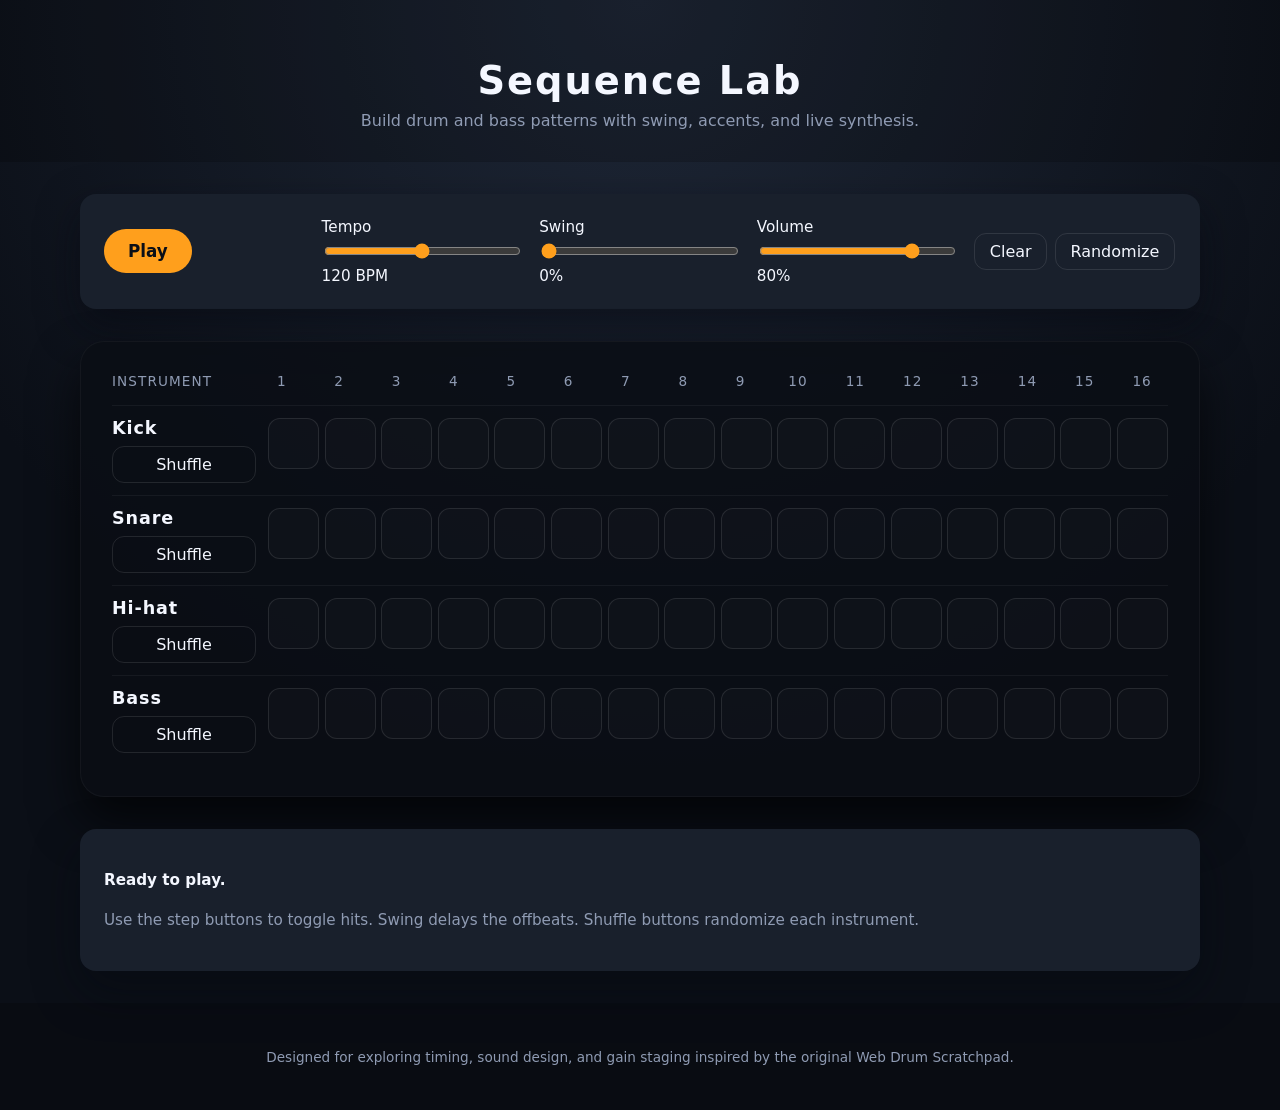
<file: sequencer.html>
<!DOCTYPE html>
<html lang="en">
<head>
  <meta charset="UTF-8" />
  <meta name="viewport" content="width=device-width, initial-scale=1.0" />
  <title>Sequence Lab</title>
  <link rel="stylesheet" href="sequencer.css" />
</head>
<body>
  <header class="app-header">
    <h1>Sequence Lab</h1>
    <p class="tagline">Build drum and bass patterns with swing, accents, and live synthesis.</p>
  </header>

  <main class="app">
    <section class="transport">
      <button id="play-toggle" class="primary">Play</button>
      <label>
        Tempo
        <input type="range" id="tempo" min="60" max="180" value="120" />
        <span id="tempo-display">120 BPM</span>
      </label>
      <label>
        Swing
        <input type="range" id="swing" min="0" max="60" value="0" />
        <span id="swing-display">0%</span>
      </label>
      <label>
        Volume
        <input type="range" id="volume" min="0" max="100" value="80" />
        <span id="volume-display">80%</span>
      </label>
      <div class="transport-buttons">
        <button id="clear-pattern">Clear</button>
        <button id="randomize-pattern">Randomize</button>
      </div>
    </section>

    <section class="sequence-grid" aria-label="Step sequencer grid">
      <div class="grid-header">
        <span class="row-label">Instrument</span>
        <div class="step-labels" aria-hidden="true">
          <span>1</span><span>2</span><span>3</span><span>4</span>
          <span>5</span><span>6</span><span>7</span><span>8</span>
          <span>9</span><span>10</span><span>11</span><span>12</span>
          <span>13</span><span>14</span><span>15</span><span>16</span>
        </div>
      </div>

      <div class="row" data-instrument="kick">
        <div class="row-header">
          <h2>Kick</h2>
          <button class="row-randomize" data-target="kick">Shuffle</button>
        </div>
        <div class="steps"></div>
      </div>

      <div class="row" data-instrument="snare">
        <div class="row-header">
          <h2>Snare</h2>
          <button class="row-randomize" data-target="snare">Shuffle</button>
        </div>
        <div class="steps"></div>
      </div>

      <div class="row" data-instrument="hihat">
        <div class="row-header">
          <h2>Hi-hat</h2>
          <button class="row-randomize" data-target="hihat">Shuffle</button>
        </div>
        <div class="steps"></div>
      </div>

      <div class="row" data-instrument="bass">
        <div class="row-header">
          <h2>Bass</h2>
          <button class="row-randomize" data-target="bass">Shuffle</button>
        </div>
        <div class="steps"></div>
      </div>
    </section>

    <section class="performance" aria-live="polite">
      <p id="status">Ready to play.</p>
      <p>Use the step buttons to toggle hits. Swing delays the offbeats. Shuffle buttons randomize each instrument.</p>
    </section>
  </main>

  <footer class="app-footer">
    <p>Designed for exploring timing, sound design, and gain staging inspired by the original Web Drum Scratchpad.</p>
  </footer>

  <script src="sequencer.js"></script>
</body>
</html>
</file>
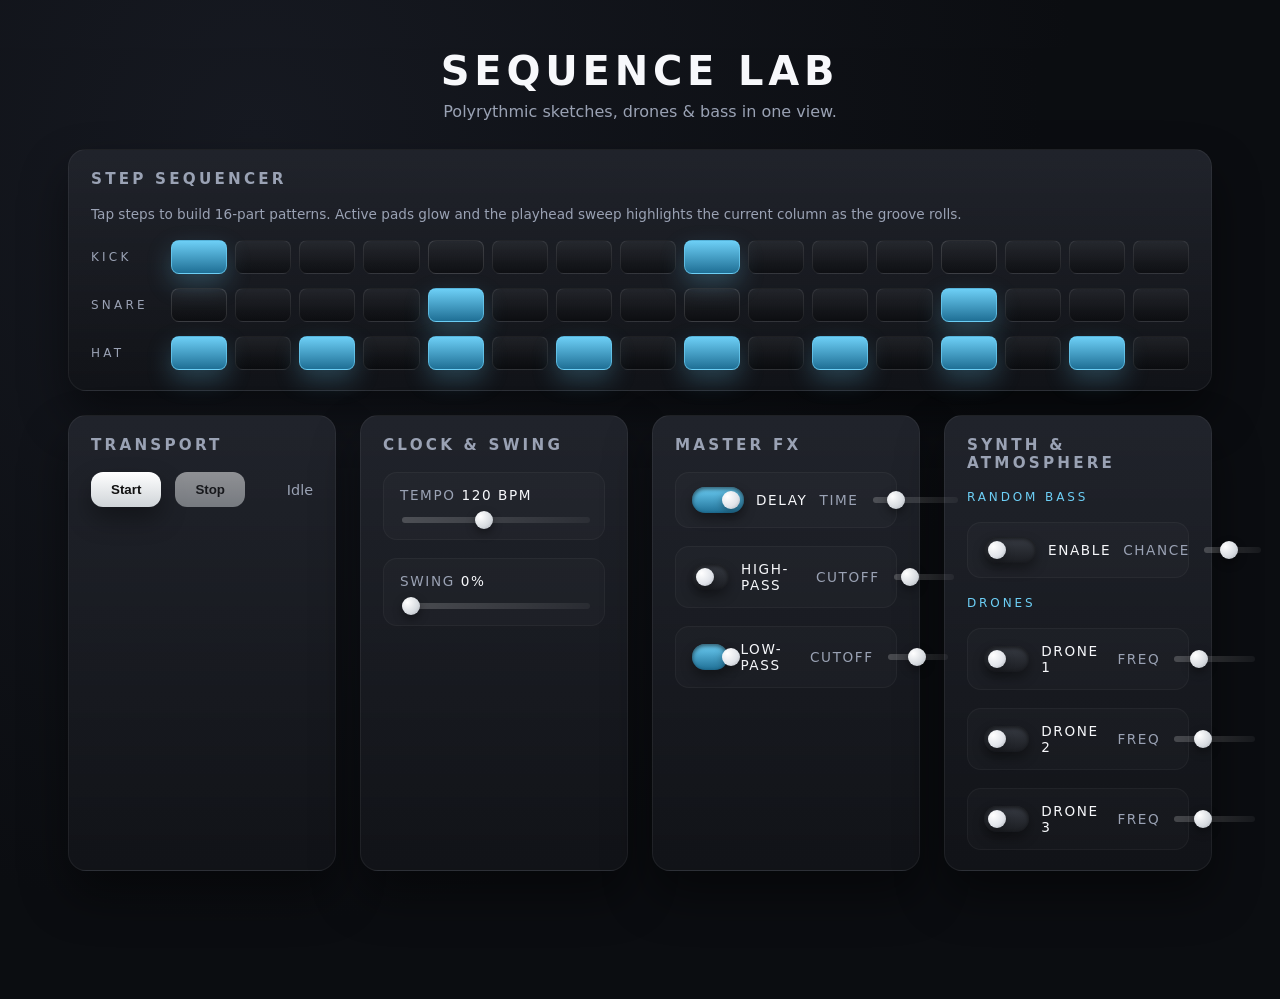
<file: sequence-lab/sequencer.html>
<!DOCTYPE html>
<html lang="en">
<head>
  <meta charset="utf-8" />
  <meta name="viewport" content="width=device-width, initial-scale=1" />
  <title>Sequence Lab – Live Set Sketchpad</title>
  <link rel="stylesheet" href="sequencer.css" />
</head>
<body>
  <main class="layout">
    <header class="masthead">
      <div class="brand">Sequence Lab</div>
      <p class="tagline">Polyrythmic sketches, drones &amp; bass in one view.</p>
    </header>

    <section class="panels">
      <section class="panel sequencer" aria-labelledby="sequencer-title">
        <h2 id="sequencer-title">Step Sequencer</h2>
        <p class="sequencer-note">
          Tap steps to build 16-part patterns. Active pads glow and the playhead sweep highlights the
          current column as the groove rolls.
        </p>
        <div class="sequencer-grid" id="sequencer-grid" role="grid" aria-label="16 step sequencer"></div>
      </section>

      <section class="panel transport" aria-labelledby="transport-title">
        <h2 id="transport-title">Transport</h2>
        <div class="transport-controls">
          <button id="start" class="btn">Start</button>
          <button id="stop" class="btn" disabled>Stop</button>
          <div class="status" id="status">Idle</div>
        </div>
      </section>

      <section class="panel clock" aria-labelledby="clock-title">
        <h2 id="clock-title">Clock &amp; Swing</h2>
        <div class="control">
          <label for="tempo">Tempo <span class="value" id="tempo-value">120 BPM</span></label>
          <input type="range" id="tempo" min="60" max="200" value="120" />
        </div>
        <div class="control">
          <label for="swing">Swing <span class="value" id="swing-value">0%</span></label>
          <input type="range" id="swing" min="0" max="100" value="0" />
        </div>
      </section>

      <section class="panel fx" aria-labelledby="fx-title">
        <h2 id="fx-title">Master FX</h2>
        <div class="control control--toggle">
          <label class="toggle">
            <input type="checkbox" id="delay-toggle" checked />
            <span class="toggle-visual"></span>
            <span class="toggle-label">Delay</span>
          </label>
          <div class="control-inline">
            <label for="delay-time">Time</label>
            <input type="range" id="delay-time" min="80" max="1200" value="320" />
            <span class="value" id="delay-time-value">320 ms</span>
          </div>
        </div>
        <div class="control control--toggle">
          <label class="toggle">
            <input type="checkbox" id="highpass-toggle" />
            <span class="toggle-visual"></span>
            <span class="toggle-label">High-pass</span>
          </label>
          <div class="control-inline">
            <label for="highpass-cutoff">Cutoff</label>
            <input type="range" id="highpass-cutoff" min="20" max="1000" value="200" />
            <span class="value" id="highpass-cutoff-value">200 Hz</span>
          </div>
        </div>
        <div class="control control--toggle">
          <label class="toggle">
            <input type="checkbox" id="lowpass-toggle" checked />
            <span class="toggle-visual"></span>
            <span class="toggle-label">Low-pass</span>
          </label>
          <div class="control-inline">
            <label for="lowpass-cutoff">Cutoff</label>
            <input type="range" id="lowpass-cutoff" min="500" max="12000" value="6000" />
            <span class="value" id="lowpass-cutoff-value">6,000 Hz</span>
          </div>
        </div>
      </section>

      <section class="panel synth" aria-labelledby="synth-title">
        <h2 id="synth-title">Synth &amp; Atmosphere</h2>
        <div class="subheading">Random Bass</div>
        <div class="control control--toggle">
          <label class="toggle">
            <input type="checkbox" id="bass-toggle" />
            <span class="toggle-visual"></span>
            <span class="toggle-label">Enable</span>
          </label>
          <div class="control-inline">
            <label for="bass-chance">Chance</label>
            <input type="range" id="bass-chance" min="0" max="100" value="40" />
            <span class="value" id="bass-chance-value">40%</span>
          </div>
        </div>

        <div class="subheading">Drones</div>
        <div class="drone" data-drone="1">
          <div class="control control--toggle">
            <label class="toggle">
              <input type="checkbox" id="drone1-toggle" />
              <span class="toggle-visual"></span>
              <span class="toggle-label">Drone 1</span>
            </label>
            <div class="control-inline">
              <label for="drone1-frequency">Freq</label>
              <input type="range" id="drone1-frequency" min="40" max="320" value="110" />
              <span class="value" id="drone1-frequency-value">110 Hz</span>
            </div>
          </div>
        </div>
        <div class="drone" data-drone="2">
          <div class="control control--toggle">
            <label class="toggle">
              <input type="checkbox" id="drone2-toggle" />
              <span class="toggle-visual"></span>
              <span class="toggle-label">Drone 2</span>
            </label>
            <div class="control-inline">
              <label for="drone2-frequency">Freq</label>
              <input type="range" id="drone2-frequency" min="80" max="520" value="220" />
              <span class="value" id="drone2-frequency-value">220 Hz</span>
            </div>
          </div>
        </div>
        <div class="drone" data-drone="3">
          <div class="control control--toggle">
            <label class="toggle">
              <input type="checkbox" id="drone3-toggle" />
              <span class="toggle-visual"></span>
              <span class="toggle-label">Drone 3</span>
            </label>
            <div class="control-inline">
              <label for="drone3-frequency">Freq</label>
              <input type="range" id="drone3-frequency" min="120" max="780" value="330" />
              <span class="value" id="drone3-frequency-value">330 Hz</span>
            </div>
          </div>
        </div>
      </section>
    </section>
  </main>

  <script src="sequencer.js" defer></script>
</body>
</html>
</file>
<file: styles.css>
/* styles.css */

/* Basic Reset */
* {
    box-sizing: border-box;
    margin: 0;
    padding: 0;
}

.control-group {
    margin: 10px 0;
}

.control-group label {
    display: block;
    margin-bottom: 5px;
}

.control-group input[type="range"] {
    width: 100%;
}

/* Container Styling */
.container {
    max-width: 800px;
    margin: 50px auto;
    padding: 20px;
    font-family: Arial, sans-serif;
    background-color: #f5f5f5;
    border-radius: 8px;
    box-shadow: 0 0 10px rgba(0, 0, 0, 0.1);
}

/* Heading */
.container h1 {
    text-align: center;
    margin-bottom: 30px;
    color: #333;
}

/* Control Group Styling */
.control-group {
    margin-bottom: 20px;
}

.control-group label {
    display: block;
    margin-bottom: 5px;
    color: #555;
}

.control-group input[type="range"] {
    width: 100%;
}

.control-group input[type="checkbox"] {
    margin-right: 10px;
}

/* Drone Control Styling */
.drone-control {
    margin-top: 15px;
}

.drone-control label {
    margin-bottom: 5px;
}

.drone-control input[type="range"] {
    width: 100%;
}

/* Playback Controls Styling */
.playback-controls {
    text-align: center;
    margin-top: 20px;
}

.playback-controls button {
    padding: 10px 20px;
    margin: 0 10px;
    font-size: 1em;
    cursor: pointer;
    border: none;
    border-radius: 4px;
    background-color: #2196F3;
    color: white;
    transition: background-color 0.3s;
}

.playback-controls button:hover {
    background-color: #0b7dda;
}

/* Beat Indicators Styling */
.beat-indicator {
    display: flex;
    justify-content: space-around;
    margin-top: 30px;
}

.beat {
    width: 50px;
    height: 50px;
    background-color: #ddd;
    border-radius: 50%;
    transition: background-color 0.3s;
}

.beat.active {
    background-color: #FF5722;
}

/* Status Display Styling */
.status {
    text-align: center;
    margin-top: 20px;
    font-size: 1.2em;
    font-weight: bold;
    color: #333;
}

/* Additional Styling for Enhanced Snare Options */

/* Optional: Style the select dropdown for better appearance */
.control-group select {
    width: 100%;
    padding: 8px;
    border-radius: 4px;
    border: 1px solid #ccc;
    background-color: white;
    font-size: 1em;
    color: #333;
}

/* Optional: Add hover effects to the beats */
.beat:hover {
    background-color: #bbb;
}


/* Keyboard Shortcuts Legend Styling */
.keyboard-shortcuts {
    position: fixed;
    bottom: 20px;
    right: 20px;
    max-width: 300px;
    background-color: rgba(245, 245, 245, 0.95);
    border: 1px solid #ccc;
    padding: 15px;
    border-radius: 8px;
    box-shadow: 0 0 10px rgba(0, 0, 0, 0.1);
}

.keyboard-shortcuts h2 {
    margin-bottom: 10px;
    font-size: 1.2em;
    color: #333;
}

.keyboard-shortcuts ul {
    list-style-type: none;
    padding-left: 0;
}

.keyboard-shortcuts li {
    margin-bottom: 5px;
    color: #555;
}

.keyboard-shortcuts strong {
    color: #000;
}

/* Hide the shortcuts initially */
.keyboard-shortcuts {
    display: none; /* Uncomment this line if you want to hide the shortcuts on page load */}
</file>
<file: sequencer.css>
:root {
  color-scheme: light dark;
  --bg: #10131a;
  --panel: #19202c;
  --accent: #ff9f1c;
  --accent-soft: rgba(255, 159, 28, 0.15);
  --text: #f4f7ff;
  --muted: #8f9bb3;
  --grid-border: rgba(255, 255, 255, 0.1);
  font-family: "Inter", system-ui, -apple-system, BlinkMacSystemFont, "Segoe UI", sans-serif;
}

body {
  background: radial-gradient(circle at top, #1f2838 0%, #0b0f17 60%);
  color: var(--text);
  margin: 0;
  min-height: 100vh;
  display: flex;
  flex-direction: column;
}

.app-header,
.app-footer {
  text-align: center;
  padding: 2rem 1.5rem;
  background: rgba(0, 0, 0, 0.2);
}

.app-header h1 {
  margin-bottom: 0.5rem;
  font-size: clamp(2rem, 3vw, 3rem);
  letter-spacing: 0.05em;
}

.app-header .tagline {
  color: var(--muted);
  max-width: 48rem;
  margin: 0 auto;
}

.app {
  flex: 1;
  max-width: 70rem;
  width: 100%;
  margin: 0 auto;
  padding: 2rem clamp(1rem, 4vw, 3rem);
  display: grid;
  gap: 2rem;
}

.transport {
  display: grid;
  grid-template-columns: repeat(auto-fit, minmax(12rem, 1fr));
  gap: 1rem;
  align-items: center;
  background: var(--panel);
  padding: 1.5rem;
  border-radius: 1rem;
  box-shadow: 0 1rem 2.5rem rgba(5, 8, 15, 0.5);
}

.transport label {
  display: grid;
  gap: 0.35rem;
  font-size: 0.95rem;
}

.transport input[type="range"] {
  accent-color: var(--accent);
}

.transport button {
  justify-self: start;
}

.transport-buttons {
  display: flex;
  gap: 0.5rem;
  flex-wrap: wrap;
}

.primary {
  background: var(--accent);
  color: #0b0f17;
  border: none;
  padding: 0.75rem 1.5rem;
  border-radius: 999px;
  font-weight: 600;
  font-size: 1.05rem;
  cursor: pointer;
  transition: transform 0.2s ease, box-shadow 0.2s ease;
}

.primary:hover {
  transform: translateY(-1px);
  box-shadow: 0 0.75rem 1.5rem rgba(255, 159, 28, 0.3);
}

button {
  font: inherit;
  background: transparent;
  color: inherit;
  border: 1px solid var(--grid-border);
  border-radius: 0.75rem;
  padding: 0.5rem 0.9rem;
  cursor: pointer;
  transition: background 0.2s ease, color 0.2s ease, transform 0.1s ease;
}

button:hover {
  background: rgba(255, 255, 255, 0.08);
}

.sequence-grid {
  background: rgba(10, 13, 21, 0.85);
  border-radius: 1.5rem;
  padding: clamp(1rem, 4vw, 2rem);
  box-shadow: inset 0 0 0 1px rgba(255, 255, 255, 0.04), 0 1.5rem 3rem rgba(0, 0, 0, 0.65);
}

.grid-header {
  display: grid;
  grid-template-columns: 9rem 1fr;
  align-items: center;
  margin-bottom: 1rem;
  color: var(--muted);
  font-size: 0.85rem;
  letter-spacing: 0.08em;
  text-transform: uppercase;
}

.step-labels {
  display: grid;
  grid-template-columns: repeat(16, minmax(0, 1fr));
  gap: 0.35rem;
  text-align: center;
}

.row {
  display: grid;
  grid-template-columns: 9rem 1fr;
  gap: 0.75rem;
  align-items: start;
  padding: 0.75rem 0;
  border-top: 1px solid rgba(255, 255, 255, 0.05);
}

.row:first-of-type {
  border-top: none;
}

.row-header {
  display: flex;
  flex-direction: column;
  gap: 0.5rem;
}

.row-header h2 {
  margin: 0;
  font-size: 1.1rem;
  letter-spacing: 0.05em;
}

.steps {
  display: grid;
  grid-template-columns: repeat(16, minmax(0, 1fr));
  gap: 0.35rem;
}

.step {
  aspect-ratio: 1 / 1;
  border-radius: 0.75rem;
  border: 1px solid var(--grid-border);
  background: rgba(255, 255, 255, 0.02);
  position: relative;
  overflow: hidden;
  transition: background 0.2s ease, transform 0.1s ease;
}

.step.active {
  background: var(--accent-soft);
  border-color: rgba(255, 159, 28, 0.6);
}

.step.playing::after {
  content: "";
  position: absolute;
  inset: 0;
  border: 2px solid var(--accent);
  border-radius: inherit;
  animation: pulse 0.2s ease;
}

@keyframes pulse {
  from {
    opacity: 0.75;
  }
  to {
    opacity: 0;
  }
}

.performance {
  background: var(--panel);
  padding: 1.5rem;
  border-radius: 1rem;
  box-shadow: 0 1.2rem 3rem rgba(5, 8, 15, 0.45);
  color: var(--muted);
  font-size: 0.95rem;
  line-height: 1.6;
}

.performance p:first-child {
  color: var(--text);
  font-weight: 600;
  margin-bottom: 0.5rem;
}

.app-footer {
  font-size: 0.85rem;
  color: var(--muted);
}

@media (max-width: 900px) {
  .grid-header,
  .row {
    grid-template-columns: 1fr;
  }

  .row-header {
    flex-direction: row;
    align-items: center;
    justify-content: space-between;
  }

  .row-header h2 {
    font-size: 1rem;
  }
}

@media (max-width: 600px) {
  .steps {
    grid-template-columns: repeat(8, minmax(0, 1fr));
  }

  .step-labels {
    grid-template-columns: repeat(8, minmax(0, 1fr));
  }

  .sequence-grid {
    overflow-x: auto;
  }
}
</file>
<file: sequence-lab/sequencer.css>
:root {
  --bg: #0b0d11;
  --panel: #1c1f27;
  --panel-edge: #101218;
  --text: #f7f8fb;
  --text-muted: #9aa2b4;
  --accent: #6dcff6;
  --accent-strong: #ff8f70;
  --border: rgba(255, 255, 255, 0.06);
  --shadow: 0 24px 48px rgba(0, 0, 0, 0.45);
  --radius: 18px;
}

* {
  box-sizing: border-box;
}

html,
body {
  margin: 0;
  padding: 0;
  font-family: "Inter", "Segoe UI", system-ui, -apple-system, sans-serif;
  color: var(--text);
  background: radial-gradient(circle at 20% 10%, #161921 0%, #0b0d11 60%);
  min-height: 100%;
}

.layout {
  max-width: 1200px;
  margin: 48px auto;
  padding: 0 28px 80px;
  display: flex;
  flex-direction: column;
  gap: 28px;
}

.masthead {
  text-align: center;
}

.brand {
  font-size: 2.5rem;
  font-weight: 700;
  letter-spacing: 0.3rem;
  text-transform: uppercase;
}

.tagline {
  margin: 8px 0 0;
  color: var(--text-muted);
  font-size: 1rem;
}

.panels {
  display: grid;
  grid-template-columns: repeat(auto-fit, minmax(260px, 1fr));
  gap: 24px;
}

.panel {
  background: linear-gradient(180deg, rgba(255, 255, 255, 0.02), rgba(0, 0, 0, 0.4)), var(--panel);
  border-radius: var(--radius);
  padding: 20px 22px;
  box-shadow: var(--shadow);
  border: 1px solid var(--border);
  display: flex;
  flex-direction: column;
  gap: 18px;
}

.panel.sequencer {
  grid-column: 1 / -1;
  gap: 16px;
}

.panel h2 {
  margin: 0;
  font-size: 0.95rem;
  letter-spacing: 0.2rem;
  text-transform: uppercase;
  color: var(--text-muted);
}

.sequencer-note {
  margin: 0;
  color: var(--text-muted);
  font-size: 0.85rem;
  line-height: 1.5;
}

.sequencer-grid {
  display: flex;
  flex-direction: column;
  gap: 14px;
}

.sequencer-row {
  display: flex;
  align-items: center;
  gap: 16px;
}

.sequencer-label {
  width: 64px;
  font-size: 0.75rem;
  letter-spacing: 0.2rem;
  text-transform: uppercase;
  color: var(--text-muted);
}

.steps {
  flex: 1;
  display: grid;
  grid-template-columns: repeat(16, minmax(0, 1fr));
  gap: 8px;
}

.step {
  appearance: none;
  border: 1px solid rgba(255, 255, 255, 0.08);
  background: linear-gradient(180deg, rgba(255, 255, 255, 0.05), rgba(0, 0, 0, 0.4));
  border-radius: 8px;
  height: 34px;
  cursor: pointer;
  transition: background 0.15s ease, border-color 0.15s ease, box-shadow 0.15s ease,
    transform 0.1s ease;
}

.step:hover {
  border-color: rgba(255, 255, 255, 0.18);
}

.step:focus-visible {
  outline: 2px solid var(--accent);
  outline-offset: 2px;
}

.step.step--beat {
  border-color: rgba(255, 255, 255, 0.12);
}

.step.active {
  background: linear-gradient(180deg, var(--accent), #1f6f95);
  border-color: rgba(109, 207, 246, 0.7);
  box-shadow: 0 10px 24px rgba(109, 207, 246, 0.25);
}

.step.playing {
  box-shadow: inset 0 0 0 2px var(--accent-strong), 0 0 16px rgba(255, 143, 112, 0.35);
}

.transport-controls {
  display: flex;
  align-items: center;
  gap: 14px;
}

.btn {
  appearance: none;
  border: none;
  border-radius: 12px;
  background: linear-gradient(180deg, #ffffff, #cfd4d8);
  color: #111;
  font-weight: 600;
  padding: 10px 20px;
  cursor: pointer;
  box-shadow: 0 12px 24px rgba(0, 0, 0, 0.35);
  transition: transform 0.15s ease, box-shadow 0.15s ease, opacity 0.2s ease;
}

.btn:disabled {
  opacity: 0.5;
  cursor: not-allowed;
  box-shadow: none;
}

.btn:not(:disabled):active {
  transform: translateY(1px);
  box-shadow: 0 8px 18px rgba(0, 0, 0, 0.35);
}

.status {
  margin-left: auto;
  font-size: 0.9rem;
  color: var(--text-muted);
}

.control {
  display: flex;
  flex-direction: column;
  gap: 12px;
  background: rgba(255, 255, 255, 0.02);
  border-radius: 14px;
  padding: 14px 16px;
  border: 1px solid rgba(255, 255, 255, 0.04);
}

.control--toggle {
  flex-direction: row;
  align-items: center;
  justify-content: space-between;
}

.control-inline {
  display: grid;
  grid-template-columns: auto 1fr auto;
  align-items: center;
  gap: 12px;
  min-width: 220px;
}

.control label {
  font-size: 0.85rem;
  text-transform: uppercase;
  letter-spacing: 0.1rem;
  color: var(--text-muted);
}

.value {
  font-variant-numeric: tabular-nums;
  color: var(--text);
  min-width: 72px;
  text-align: right;
}

input[type="range"] {
  width: 100%;
  appearance: none;
  height: 6px;
  border-radius: 999px;
  background: linear-gradient(90deg, rgba(255, 255, 255, 0.2), rgba(255, 255, 255, 0.05));
  outline: none;
  position: relative;
}

input[type="range"]::-webkit-slider-thumb {
  appearance: none;
  width: 18px;
  height: 18px;
  border-radius: 50%;
  background: radial-gradient(circle at 30% 30%, #fff, #d7dbe0 60%, #a8adb4);
  box-shadow: 0 4px 10px rgba(0, 0, 0, 0.4);
  border: none;
  cursor: pointer;
}

input[type="range"]::-moz-range-thumb {
  width: 18px;
  height: 18px;
  border-radius: 50%;
  background: radial-gradient(circle at 30% 30%, #fff, #d7dbe0 60%, #a8adb4);
  border: none;
  box-shadow: 0 4px 10px rgba(0, 0, 0, 0.4);
  cursor: pointer;
}

.toggle {
  display: inline-flex;
  align-items: center;
  gap: 12px;
  cursor: pointer;
  user-select: none;
  font-size: 0.85rem;
  text-transform: uppercase;
  letter-spacing: 0.12rem;
}

.toggle input {
  position: absolute;
  opacity: 0;
  pointer-events: none;
}

.toggle-visual {
  width: 52px;
  height: 26px;
  border-radius: 999px;
  background: linear-gradient(180deg, #383c44, #1b1d22);
  position: relative;
  box-shadow: inset 0 2px 4px rgba(0, 0, 0, 0.6), 0 6px 12px rgba(0, 0, 0, 0.35);
  transition: background 0.2s ease;
}

.toggle-visual::after {
  content: "";
  position: absolute;
  top: 4px;
  left: 4px;
  width: 18px;
  height: 18px;
  border-radius: 50%;
  background: radial-gradient(circle at 30% 30%, #fff, #e0e3e9 60%, #a8adb4);
  transition: transform 0.2s ease;
  box-shadow: 0 3px 8px rgba(0, 0, 0, 0.35);
}

.toggle input:checked + .toggle-visual {
  background: linear-gradient(180deg, var(--accent), #1f6f95);
}

.toggle input:checked + .toggle-visual::after {
  transform: translateX(26px);
}

.toggle-label {
  color: var(--text);
}

.subheading {
  font-size: 0.75rem;
  text-transform: uppercase;
  letter-spacing: 0.18rem;
  color: var(--accent);
}

.drone {
  display: flex;
  flex-direction: column;
  gap: 12px;
}

@media (max-width: 720px) {
  .control--toggle {
    flex-direction: column;
    align-items: stretch;
  }

  .control-inline {
    width: 100%;
    grid-template-columns: auto 1fr;
  }

  .control-inline .value {
    justify-self: end;
  }

  .sequencer-row {
    flex-direction: column;
    align-items: stretch;
    gap: 12px;
  }

  .sequencer-label {
    width: 100%;
  }

  .steps {
    grid-template-columns: repeat(8, minmax(0, 1fr));
  }
}
</file>
